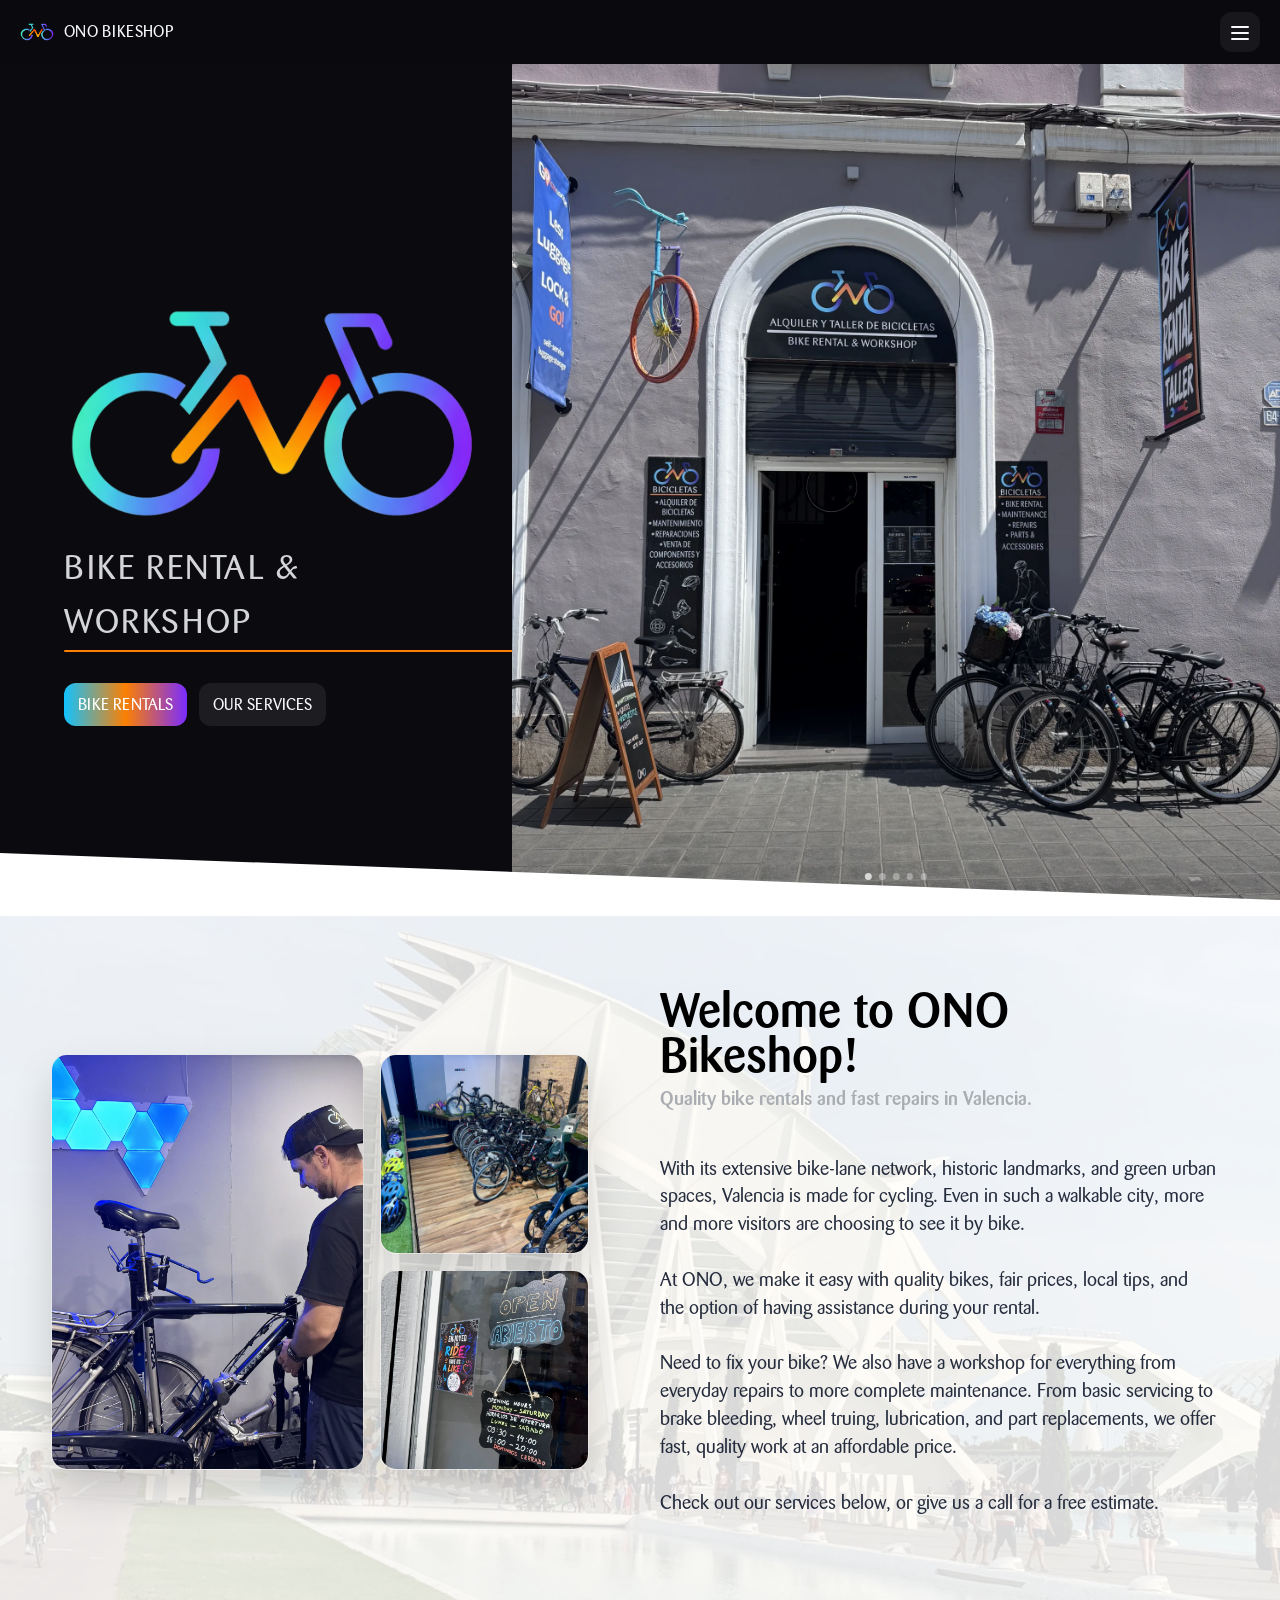
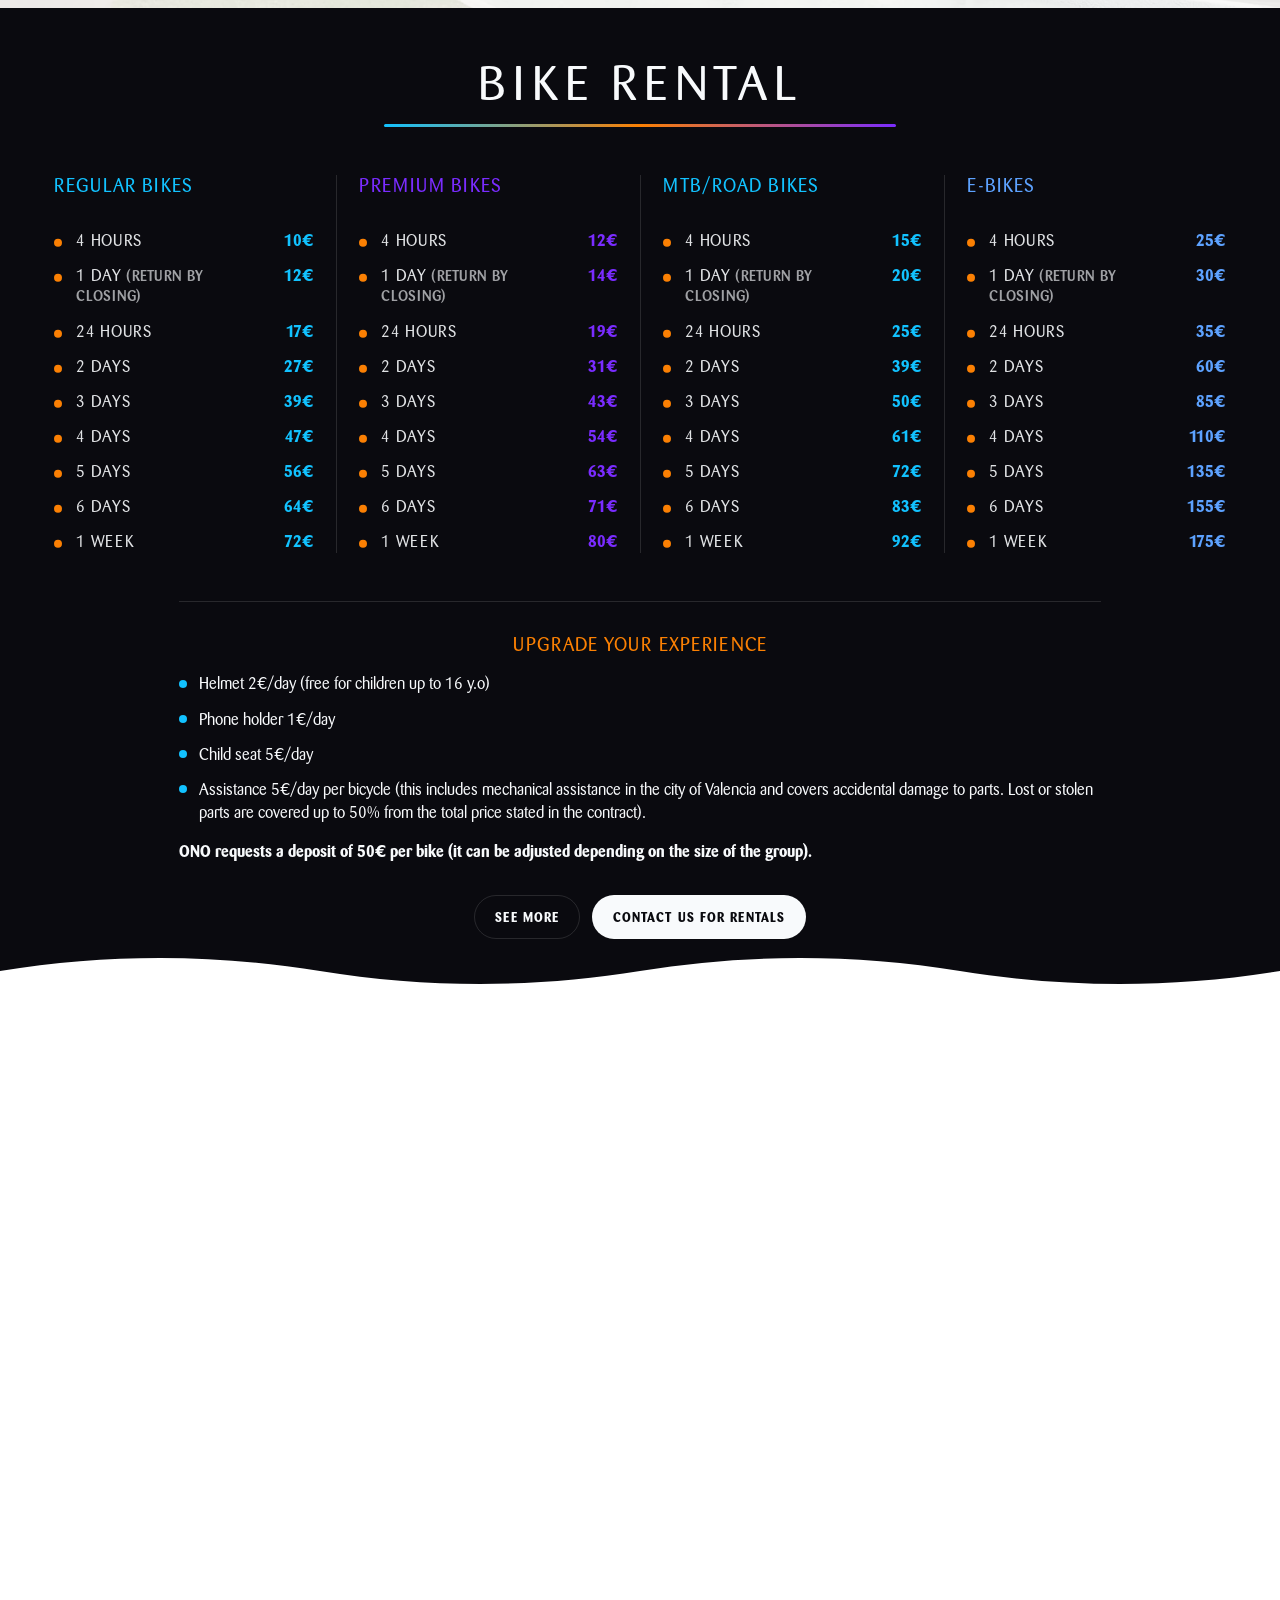
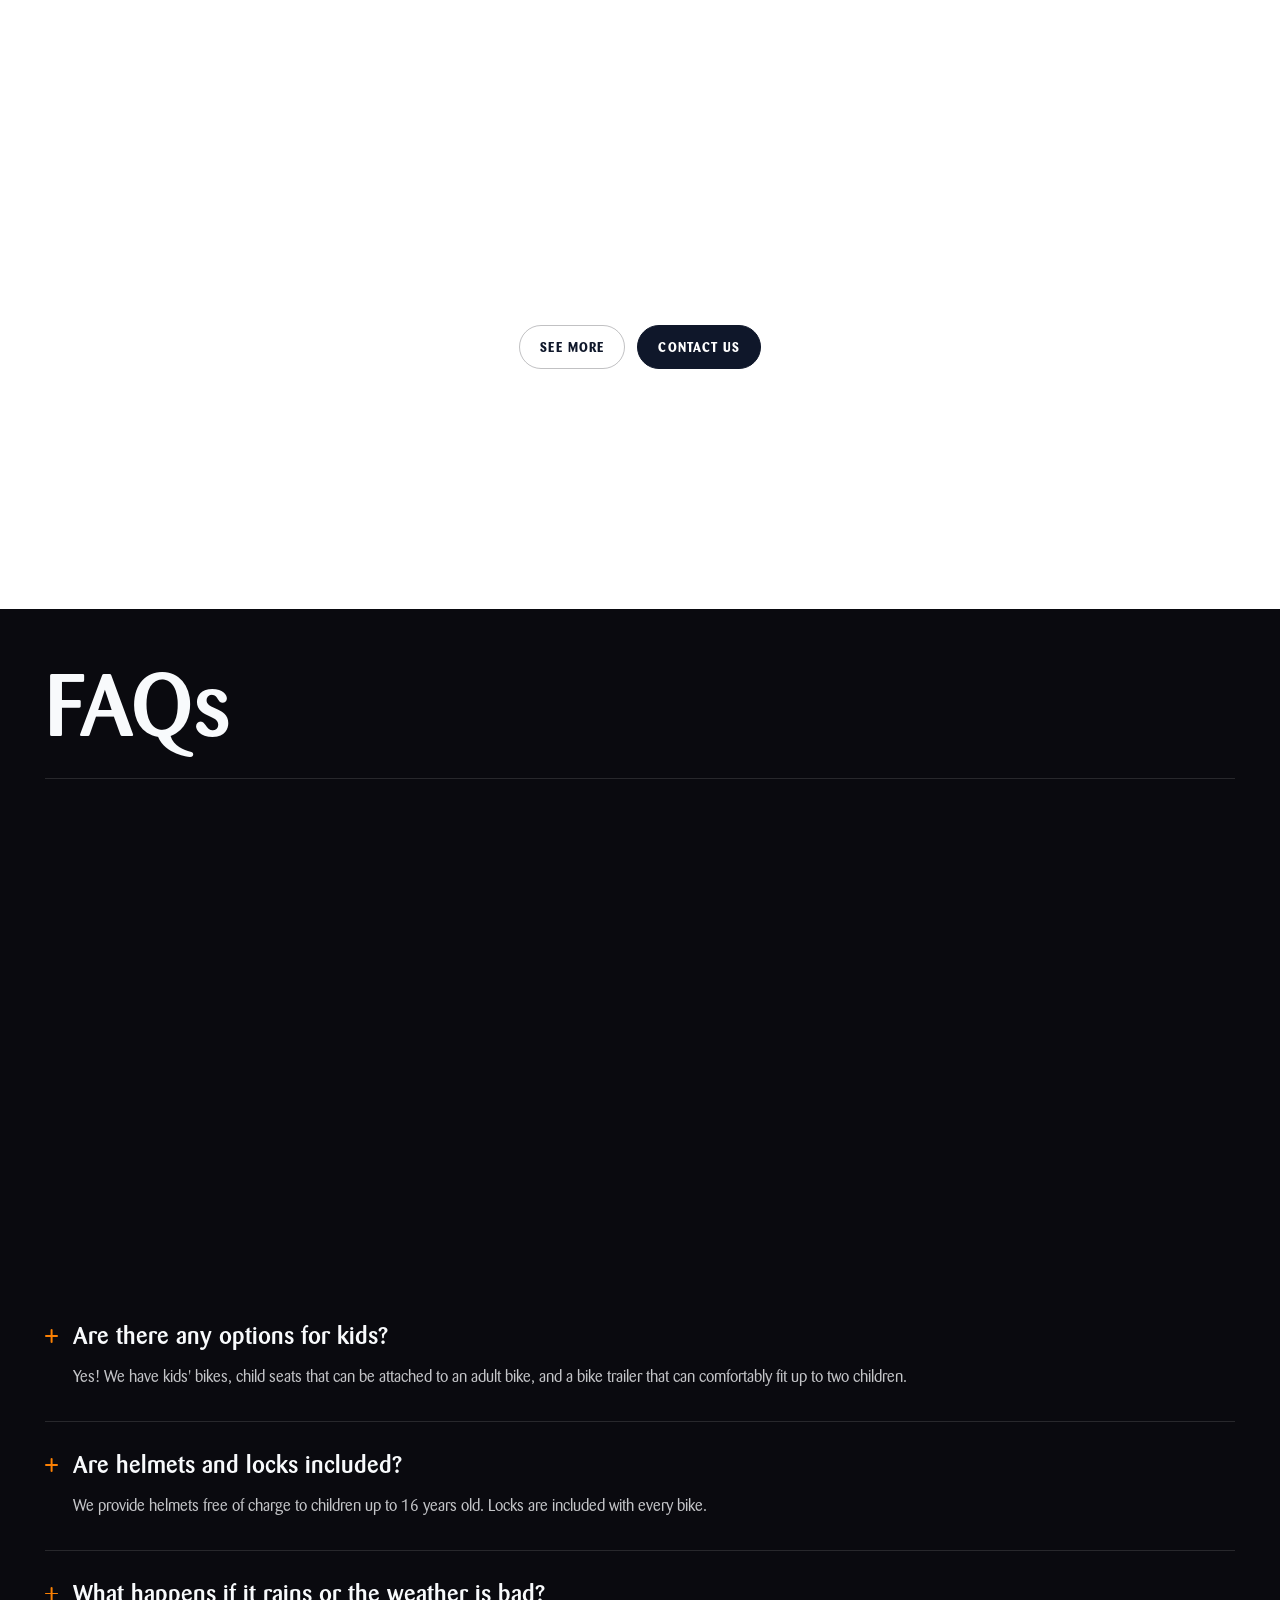
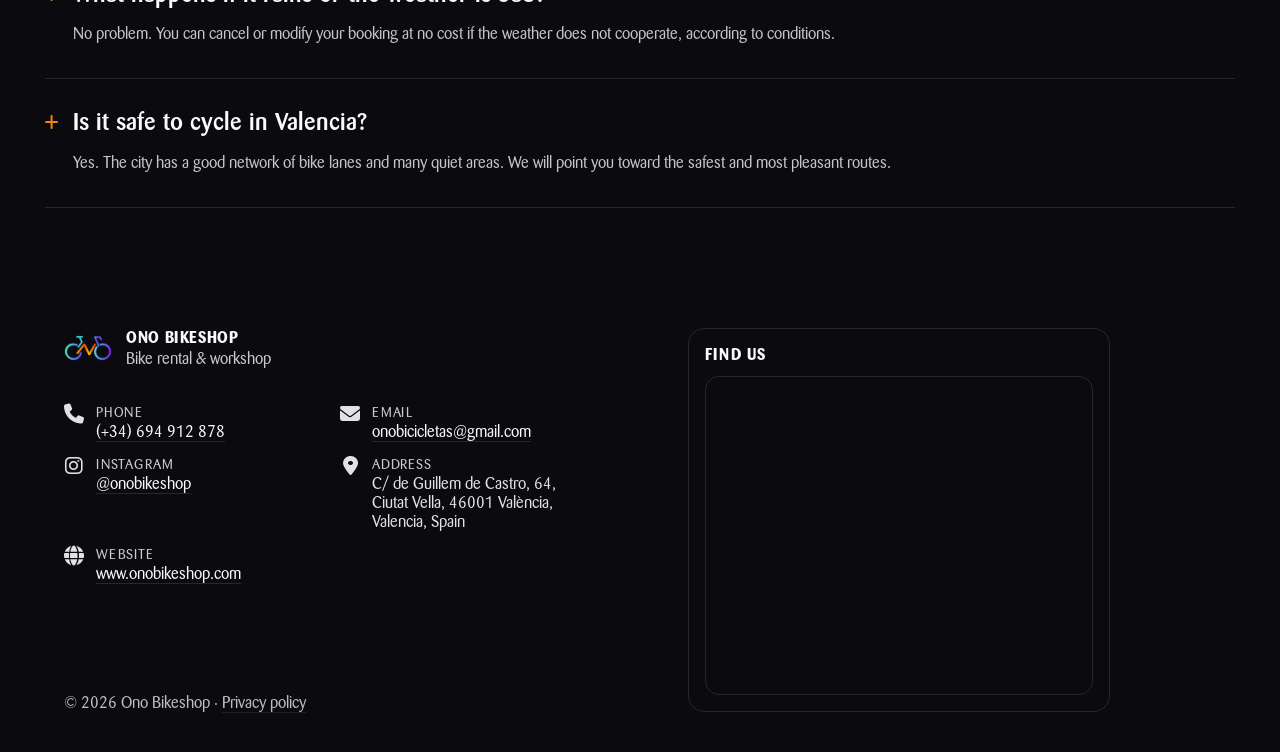
<file: index.html>
<!doctype html>
<html lang="en">
  <head>
    <meta charset="utf-8" />
    <meta name="viewport" content="width=device-width, initial-scale=1" />
    <title id="page-title" data-lang>Ono Bikeshop | Bike Rental, Bicycle Repair & Workshop in Valencia</title>
    <meta
      id="meta-description"
      name="description"
      content="Ono Bikeshop offers bike rentals, bicycle repair, and bike workshop services in Valencia, with maintenance, custom builds, restoration, and local cycling advice."
      data-lang
      data-lang-attr="content"
    />
    <meta
      id="meta-keywords"
      name="keywords"
      content="Ono Bikeshop, bike rental Valencia, bicycle rental Valencia, bike workshop Valencia, bicycle repair Valencia, bike maintenance Valencia, taller de bicicletas Valencia, reparacion bicicletas Valencia, taller de bicis Valencia, renta de bicicletas Valencia, alquiler de bicicletas Valencia"
      data-lang
      data-lang-attr="content"
    />
    <meta name="author" content="Ono Bikeshop" />
    <link rel="canonical" href="https://www.onobikeshop.com" />
    <meta id="og-title" property="og:title" content="Ono Bikeshop | Bike Rental, Bicycle Repair & Workshop in Valencia" data-lang data-lang-attr="content" />
    <meta
      id="og-description"
      property="og:description"
      content="Bike rentals, bicycle repair, and bike workshop services in Valencia from Ono Bikeshop, including maintenance, restoration, and local cycling advice."
      data-lang
      data-lang-attr="content"
    />
    <meta property="og:type" content="website" />
    <meta property="og:image" content="src/img/logo.png" />
    <meta name="twitter:card" content="summary" />
    <meta id="twitter-title" name="twitter:title" content="Ono Bikeshop | Bike Rental, Bicycle Repair & Workshop in Valencia" data-lang data-lang-attr="content" />
    <meta
      id="twitter-description"
      name="twitter:description"
      content="Bike rentals, bicycle repair, and bike workshop services in Valencia from Ono Bikeshop, including maintenance, restoration, and local cycling advice."
      data-lang
      data-lang-attr="content"
    />
    <meta name="twitter:image" content="src/img/logo.png" />
    <link id="logo" rel="icon" type="image/png" href="src/img/favicon.png" />
    <link rel="preload" href="src/fonts/barmeno/barmeno-regular-588ce228b68dd.otf" as="font" type="font/otf" crossorigin />
    <link rel="preload" href="src/fonts/barmeno/Barmeno Medium.otf" as="font" type="font/otf" crossorigin />
    <link
      rel="stylesheet"
      href="https://cdnjs.cloudflare.com/ajax/libs/font-awesome/6.5.2/css/all.min.css"
      referrerpolicy="no-referrer"
    />
    <link rel="stylesheet" href="styles/main.css" />
    <script type="application/ld+json">
      {
        "@context": "https://schema.org",
        "@type": "LocalBusiness",
        "name": "Ono Bikeshop",
        "url": "https://www.onobikeshop.com/",
        "image": "https://www.onobikeshop.com/src/img/logo.png",
        "telephone": "+34694912878",
        "email": "onobicicletas@gmail.com",
        "priceRange": "€",
        "address": {
          "@type": "PostalAddress",
          "streetAddress": "C/ de Guillem de Castro, 64",
          "addressLocality": "Valencia",
          "addressRegion": "Valencia",
          "postalCode": "46001",
          "addressCountry": "ES"
        },
        "areaServed": "Valencia",
        "sameAs": ["https://instagram.com/onobikeshop"],
        "hasOfferCatalog": {
          "@type": "OfferCatalog",
          "name": "Bike rental and workshop services",
          "itemListElement": [
            {
              "@type": "Offer",
              "itemOffered": {
                "@type": "Service",
                "name": "Bike rentals in Valencia"
              }
            },
            {
              "@type": "Offer",
              "itemOffered": {
                "@type": "Service",
                "name": "Bicycle repair in Valencia"
              }
            },
            {
              "@type": "Offer",
              "itemOffered": {
                "@type": "Service",
                "name": "Bike workshop and maintenance"
              }
            }
          ]
        }
      }
    </script>
  </head>
  <body>
	    <nav id="nav-primary-label" class="c-navbar" aria-label="Primary" data-lang data-lang-attr="aria-label">
	      <div class="c-navbar__inner">
	        <a class="c-navbar__brand" href="#main">
	          <img id="nav-logo-alt" class="c-navbar__logo" src="src/img/logo.png" alt="Ono Bikeshop logo" data-lang data-lang-attr="alt" />
	          <span class="c-navbar__brand-text">ONO BIKESHOP</span>
	        </a>
          <div class="c-navbar__panel" id="navbar-panel">
          <div class="c-navbar__nav" id="navbar-links">
	            <a id="nav-home" class="c-navbar__link" href="#main" data-lang>Home</a>
	            <a id="nav-services" class="c-navbar__link" href="services.html" data-lang>Services</a>
	            <a id="nav-rentals" class="c-navbar__link" href="rentals.html" data-lang>Rentals</a>
	            <a id="nav-about" class="c-navbar__link" href="about.html" data-lang>About</a>
	            <a id="nav-contact" class="c-navbar__link" href="contact.html" data-lang>Contact</a>
	          </div>
	          <div id="nav-contact-label" class="c-navbar__contact" aria-label="Quick contact" data-lang data-lang-attr="aria-label">
	            <a class="c-navbar__contact-link" href="tel:+34694912878"
	              ><i class="c-navbar__contact-icon fa-solid fa-phone" aria-hidden="true"></i>(+34) 694 912 878</a
	            >
	            <span class="c-navbar__sep" aria-hidden="true">•</span>
	            <a class="c-navbar__contact-link" href="mailto:onobicicletas@gmail.com"
	              ><i class="c-navbar__contact-icon fa-solid fa-envelope" aria-hidden="true"></i>onobicicletas@gmail.com</a
	            >
	            <span class="c-navbar__sep" aria-hidden="true">•</span>
	            <a class="c-navbar__contact-link" href="https://instagram.com/onobikeshop" target="_blank" rel="noreferrer"
	              ><i class="c-navbar__contact-icon fa-brands fa-instagram" aria-hidden="true"></i>@onobikeshop</a
	            >
              <span class="c-navbar__sep" aria-hidden="true">•</span>
              <span id="nav-lang-label" class="c-navbar__lang" aria-label="Language selection" data-lang data-lang-attr="aria-label">
                <a id='es' class="c-navbar__lang-link" href="#" aria-label="Spanish version" data-lang data-lang-attr="aria-label">🇪🇸</a>
                <a id='en' class="c-navbar__lang-link" href="#" aria-label="English version" data-lang data-lang-attr="aria-label">🇬🇧</a>
              </span>
	          </div>
	          </div>
          <button
            id="nav-toggle"
            class="c-navbar__toggle"
            type="button"
            aria-controls="navbar-panel"
            aria-expanded="false"
            aria-label="Open menu"
            data-lang
            data-lang-attr="aria-label"
          >
            <span class="c-navbar__toggle-line" aria-hidden="true"></span>
            <span class="c-navbar__toggle-line" aria-hidden="true"></span>
            <span class="c-navbar__toggle-line" aria-hidden="true"></span>
          </button>
	      </div>
	    </nav>

    <main>
      <section id="main" class="s-main">
        <div class="s-main__inner">
          <div class="s-main__grid">
            <div class="s-main__copy">
              <img id="hero-logo-alt" class="s-main__brand-logo" src="src/img/logo.png" alt="Ono Bikeshop" data-lang data-lang-attr="alt" />
              <h1 id="hero-title" class="s-main__seo-title" data-lang>Bike Rental and Workshop in Valencia</h1>
              <p id="hero-lead" class="s-main__lead" data-lang>BIKE RENTAL & WORKSHOP</p>
              <div class="s-main__divider" aria-hidden="true"></div>
              <div class="s-main__cta-row">
                  <a id="hero-cta-primary" class="s-main__cta s-main__cta--primary" href="rentals.html" data-lang>Bike rentals</a>
                <a id="hero-cta-secondary" class="s-main__cta s-main__cta--secondary" href="services.html" data-lang>Our services</a>
              </div>
            </div>
            <div class="s-main__media" data-carousel>
              <div id="hero-slides-label" class="s-main__slides" aria-label="Workshop photos" data-lang data-lang-attr="aria-label">
                <figure class="s-main__frame is-active">
                  <img id="hero-slide-1-alt" class="s-main__slide" src="src/img/fotos/hero6.webp" alt="Bicycle workshop" loading="lazy" data-lang data-lang-attr="alt" />
                </figure>
                <figure class="s-main__frame">
                  <img id="hero-slide-2-alt" class="s-main__slide" src="src/img/fotos/hero-b.webp" alt="Bicycle workshop" loading="lazy" data-lang data-lang-attr="alt" />
                </figure>
                <figure class="s-main__frame">
                  <img id="hero-slide-3-alt" class="s-main__slide" src="src/img/fotos/hero-c.webp" alt="Bicycle workshop" loading="lazy" data-lang data-lang-attr="alt" />
                </figure>
                <figure class="s-main__frame">
                  <img id="hero-slide-4-alt" class="s-main__slide" src="src/img/fotos/hero7.webp" alt="Bicycle workshop" loading="lazy" data-lang data-lang-attr="alt" />
                </figure>
                <figure class="s-main__frame">
                  <img id="hero-slide-5-alt" class="s-main__slide" src="src/img/fotos/hero-d.webp" alt="Bicycle workshop" loading="lazy" data-lang data-lang-attr="alt" />
                </figure>
              </div>
              <div class="s-main__dots" aria-label="Choose photo">
                <button class="s-main__dot is-active" type="button" aria-label="Show photo 1" aria-current="true" data-carousel-dot></button>
                <button class="s-main__dot" type="button" aria-label="Show photo 2" data-carousel-dot></button>
                <button class="s-main__dot" type="button" aria-label="Show photo 3" data-carousel-dot></button>
                <button class="s-main__dot" type="button" aria-label="Show photo 4" data-carousel-dot></button>
                <button class="s-main__dot" type="button" aria-label="Show photo 5" data-carousel-dot></button>
              </div>
            </div>
          </div>
        </div>
      </section>

      <section id="about" class="s-about">
        <div class="s-about__grid">
          <div id="about-media-label" class="s-about__media reveal-right" data-reveal aria-label="Workshop photos" data-lang data-lang-attr="aria-label">
            <div class="s-about__collage" aria-hidden="true">
              <div class="s-about__tile s-about__tile--hero">
                <img id="about-photo-1-alt" class="s-about__photo" src="src/img/fotos/about-a.webp" alt="Ono Bikeshop bicycle workshop in Valencia" loading="lazy" data-lang data-lang-attr="alt" />
              </div>
              <div class="s-about__side">
                <div class="s-about__tile s-about__tile--small">
                  <img id="about-photo-2-alt" class="s-about__photo" src="src/img/fotos/cascos.webp" alt="Bike helmets available at Ono Bikeshop" loading="lazy" data-lang data-lang-attr="alt" />
                </div>
                <div class="s-about__tile s-about__tile--small">
                  <img id="about-photo-3-alt" class="s-about__photo" src="src/img/fotos/about-c.webp" alt="Bicycles and accessories at Ono Bikeshop Valencia" loading="lazy" data-lang data-lang-attr="alt" />
                </div>
              </div>
            </div>
          </div>
          <div class="s-about__copy reveal-up" data-reveal>
            <div class="s-about__promo">
              <strong id="about-promo-title" class="s-about__promo-title" data-lang>We are open!</strong>
              <span id="about-promo-body" class="s-about__promo-body" data-lang>Promos on premium services and bike rentals</span>
            </div>
            <p id="lang-1" data-lang>
              Valencia is one of Spain's most bike-friendly cities. With its extensive network of bike lanes, green spaces,
              beach routes, and mild Mediterranean climate, it's easy to see why more and more visitors choose to explore
              the city by bike.

              At ONO, we make it easy with quality bikes, fair prices, local tips, and the option of having assistance during your rental.

              Need to fix your bike? We also have a workshop for everything from everyday repairs to more complete maintenance.
              From basic servicing to brake bleeding, wheel truing, lubrication, and part replacements, we offer fast, quality
              work at an affordable price.

              Check out our services below, or give us a call for a free estimate.
            </p>
          </div>
        </div>
      </section>

      <section id="rental" class="s-rental" data-reveal>
        <h2 id="rental-title" class="l-section-title" data-lang>Bike Rental</h2>
        <div class="s-rental__divider" aria-hidden="true"></div>
        <div class="s-rental__inner">
          <div class="s-rental__cards">
            <div class="s-rental__card">
              <h3 id="rental-regular-title" class="s-rental__card-title" data-lang>Regular bikes</h3>
              <ul class="s-rental__list">
                <li class="s-rental__item">
                  <span class="s-rental__dot" aria-hidden="true"></span>
                  <span id="rental-regular-4h" class="s-rental__label" data-lang>4 hours</span>
                  <span id="rental-regular-4h-price" class="s-rental__price" data-lang>8€</span>
                </li>
                <li class="s-rental__item">
                  <span class="s-rental__dot" aria-hidden="true"></span>
                  <span class="s-rental__label"><span id="rental-regular-1d" data-lang>1 day</span> <span id="rental-regular-return" class="s-rental__note" data-lang>(return by closing)</span></span>
                  <span id="rental-regular-1d-price" class="s-rental__price" data-lang>10€</span>
                </li>
                <li class="s-rental__item">
                  <span class="s-rental__dot" aria-hidden="true"></span>
                  <span id="rental-regular-24h" class="s-rental__label" data-lang>24 hours</span>
                  <span id="rental-regular-24h-price" class="s-rental__price" data-lang>14€</span>
                </li>
                <li class="s-rental__item">
                  <span class="s-rental__dot" aria-hidden="true"></span>
                  <span id="rental-regular-2d" class="s-rental__label" data-lang>2 days</span>
                  <span id="rental-regular-2d-price" class="s-rental__price" data-lang>22€</span>
                </li>
                <li class="s-rental__item">
                  <span class="s-rental__dot" aria-hidden="true"></span>
                  <span id="rental-regular-3d" class="s-rental__label" data-lang>3 days</span>
                  <span id="rental-regular-3d-price" class="s-rental__price" data-lang>30€</span>
                </li>
                <li class="s-rental__item">
                  <span class="s-rental__dot" aria-hidden="true"></span>
                  <span id="rental-regular-4d" class="s-rental__label" data-lang>4 days</span>
                  <span id="rental-regular-4d-price" class="s-rental__price" data-lang>38€</span>
                </li>
                <li class="s-rental__item">
                  <span class="s-rental__dot" aria-hidden="true"></span>
                  <span id="rental-regular-5d" class="s-rental__label" data-lang>5 days</span>
                  <span id="rental-regular-5d-price" class="s-rental__price" data-lang>46€</span>
                </li>
                <li class="s-rental__item">
                  <span class="s-rental__dot" aria-hidden="true"></span>
                  <span id="rental-regular-6d" class="s-rental__label" data-lang>6 days</span>
                  <span id="rental-regular-6d-price" class="s-rental__price" data-lang>54€</span>
                </li>
                <li class="s-rental__item">
                  <span class="s-rental__dot" aria-hidden="true"></span>
                  <span id="rental-regular-week" class="s-rental__label" data-lang>1 week</span>
                  <span id="rental-regular-week-price" class="s-rental__price" data-lang>62€</span>
                </li>
              </ul>
            </div>

            <div class="s-rental__card s-rental__card--premium">
              <h3 id="rental-premium-title" class="s-rental__card-title" data-lang>Premium bikes</h3>
              <ul class="s-rental__list">
                <li class="s-rental__item">
                  <span class="s-rental__dot" aria-hidden="true"></span>
                  <span id="rental-premium-4h" class="s-rental__label" data-lang>4 hours</span>
                  <span id="rental-premium-4h-price" class="s-rental__price" data-lang>10€</span>
                </li>
                <li class="s-rental__item">
                  <span class="s-rental__dot" aria-hidden="true"></span>
                  <span class="s-rental__label"><span id="rental-premium-1d" data-lang>1 day</span> <span id="rental-premium-return" class="s-rental__note" data-lang>(return by closing)</span></span>
                  <span id="rental-premium-1d-price" class="s-rental__price" data-lang>12€</span>
                </li>
                <li class="s-rental__item">
                  <span class="s-rental__dot" aria-hidden="true"></span>
                  <span id="rental-premium-24h" class="s-rental__label" data-lang>24 hours</span>
                  <span id="rental-premium-24h-price" class="s-rental__price" data-lang>17€</span>
                </li>
                <li class="s-rental__item">
                  <span class="s-rental__dot" aria-hidden="true"></span>
                  <span id="rental-premium-2d" class="s-rental__label" data-lang>2 days</span>
                  <span id="rental-premium-2d-price" class="s-rental__price" data-lang>26€</span>
                </li>
                <li class="s-rental__item">
                  <span class="s-rental__dot" aria-hidden="true"></span>
                  <span id="rental-premium-3d" class="s-rental__label" data-lang>3 days</span>
                  <span id="rental-premium-3d-price" class="s-rental__price" data-lang>35€</span>
                </li>
                <li class="s-rental__item">
                  <span class="s-rental__dot" aria-hidden="true"></span>
                  <span id="rental-premium-4d" class="s-rental__label" data-lang>4 days</span>
                  <span id="rental-premium-4d-price" class="s-rental__price" data-lang>44€</span>
                </li>
                <li class="s-rental__item">
                  <span class="s-rental__dot" aria-hidden="true"></span>
                  <span id="rental-premium-5d" class="s-rental__label" data-lang>5 days</span>
                  <span id="rental-premium-5d-price" class="s-rental__price" data-lang>53€</span>
                </li>
                <li class="s-rental__item">
                  <span class="s-rental__dot" aria-hidden="true"></span>
                  <span id="rental-premium-6d" class="s-rental__label" data-lang>6 days</span>
                  <span id="rental-premium-6d-price" class="s-rental__price" data-lang>62€</span>
                </li>
                <li class="s-rental__item">
                  <span class="s-rental__dot" aria-hidden="true"></span>
                  <span id="rental-premium-week" class="s-rental__label" data-lang>1 week</span>
                  <span id="rental-premium-week-price" class="s-rental__price" data-lang>70€</span>
                </li>
              </ul>
            </div>

            <div class="s-rental__card s-rental__card--mtb">
              <h3 id="rental-mtb-title" class="s-rental__card-title" data-lang>MTB/Road bikes</h3>
              <ul class="s-rental__list">
                <li class="s-rental__item">
                  <span class="s-rental__dot" aria-hidden="true"></span>
                  <span id="rental-mtb-4h" class="s-rental__label" data-lang>4 hours</span>
                  <span id="rental-mtb-4h-price" class="s-rental__price" data-lang>15€</span>
                </li>
                <li class="s-rental__item">
                  <span class="s-rental__dot" aria-hidden="true"></span>
                  <span class="s-rental__label"><span id="rental-mtb-1d" data-lang>1 day</span> <span id="rental-mtb-return" class="s-rental__note" data-lang>(return by closing)</span></span>
                  <span id="rental-mtb-1d-price" class="s-rental__price" data-lang>20€</span>
                </li>
                <li class="s-rental__item">
                  <span class="s-rental__dot" aria-hidden="true"></span>
                  <span id="rental-mtb-24h" class="s-rental__label" data-lang>24 hours</span>
                  <span id="rental-mtb-24h-price" class="s-rental__price" data-lang>25€</span>
                </li>
                <li class="s-rental__item">
                  <span class="s-rental__dot" aria-hidden="true"></span>
                  <span id="rental-mtb-2d" class="s-rental__label" data-lang>2 days</span>
                  <span id="rental-mtb-2d-price" class="s-rental__price" data-lang>39€</span>
                </li>
                <li class="s-rental__item">
                  <span class="s-rental__dot" aria-hidden="true"></span>
                  <span id="rental-mtb-3d" class="s-rental__label" data-lang>3 days</span>
                  <span id="rental-mtb-3d-price" class="s-rental__price" data-lang>50€</span>
                </li>
                <li class="s-rental__item">
                  <span class="s-rental__dot" aria-hidden="true"></span>
                  <span id="rental-mtb-4d" class="s-rental__label" data-lang>4 days</span>
                  <span id="rental-mtb-4d-price" class="s-rental__price" data-lang>61€</span>
                </li>
                <li class="s-rental__item">
                  <span class="s-rental__dot" aria-hidden="true"></span>
                  <span id="rental-mtb-5d" class="s-rental__label" data-lang>5 days</span>
                  <span id="rental-mtb-5d-price" class="s-rental__price" data-lang>72€</span>
                </li>
                <li class="s-rental__item">
                  <span class="s-rental__dot" aria-hidden="true"></span>
                  <span id="rental-mtb-6d" class="s-rental__label" data-lang>6 days</span>
                  <span id="rental-mtb-6d-price" class="s-rental__price" data-lang>83€</span>
                </li>
                <li class="s-rental__item">
                  <span class="s-rental__dot" aria-hidden="true"></span>
                  <span id="rental-mtb-week" class="s-rental__label" data-lang>1 week</span>
                  <span id="rental-mtb-week-price" class="s-rental__price" data-lang>92€</span>
                </li>
              </ul>
            </div>

            <div class="s-rental__card s-rental__card--ebike">
              <h3 id="rental-ebike-title" class="s-rental__card-title" data-lang>E-Bikes</h3>
              <ul class="s-rental__list">
                <li class="s-rental__item">
                  <span class="s-rental__dot" aria-hidden="true"></span>
                  <span id="rental-ebike-4h" class="s-rental__label" data-lang>4 hours</span>
                  <span id="rental-ebike-4h-price" class="s-rental__price" data-lang>25€</span>
                </li>
                <li class="s-rental__item">
                  <span class="s-rental__dot" aria-hidden="true"></span>
                  <span class="s-rental__label"><span id="rental-ebike-1d" data-lang>1 day</span> <span id="rental-ebike-return" class="s-rental__note" data-lang>(return by closing)</span></span>
                  <span id="rental-ebike-1d-price" class="s-rental__price" data-lang>30€</span>
                </li>
                <li class="s-rental__item">
                  <span class="s-rental__dot" aria-hidden="true"></span>
                  <span id="rental-ebike-24h" class="s-rental__label" data-lang>24 hours</span>
                  <span id="rental-ebike-24h-price" class="s-rental__price" data-lang>35€</span>
                </li>
                <li class="s-rental__item">
                  <span class="s-rental__dot" aria-hidden="true"></span>
                  <span id="rental-ebike-2d" class="s-rental__label" data-lang>2 days</span>
                  <span id="rental-ebike-2d-price" class="s-rental__price" data-lang>60€</span>
                </li>
                <li class="s-rental__item">
                  <span class="s-rental__dot" aria-hidden="true"></span>
                  <span id="rental-ebike-3d" class="s-rental__label" data-lang>3 days</span>
                  <span id="rental-ebike-3d-price" class="s-rental__price" data-lang>85€</span>
                </li>
                <li class="s-rental__item">
                  <span class="s-rental__dot" aria-hidden="true"></span>
                  <span id="rental-ebike-4d" class="s-rental__label" data-lang>4 days</span>
                  <span id="rental-ebike-4d-price" class="s-rental__price" data-lang>110€</span>
                </li>
                <li class="s-rental__item">
                  <span class="s-rental__dot" aria-hidden="true"></span>
                  <span id="rental-ebike-5d" class="s-rental__label" data-lang>5 days</span>
                  <span id="rental-ebike-5d-price" class="s-rental__price" data-lang>135€</span>
                </li>
                <li class="s-rental__item">
                  <span class="s-rental__dot" aria-hidden="true"></span>
                  <span id="rental-ebike-6d" class="s-rental__label" data-lang>6 days</span>
                  <span id="rental-ebike-6d-price" class="s-rental__price" data-lang>155€</span>
                </li>
                <li class="s-rental__item">
                  <span class="s-rental__dot" aria-hidden="true"></span>
                  <span id="rental-ebike-week" class="s-rental__label" data-lang>1 week</span>
                  <span id="rental-ebike-week-price" class="s-rental__price" data-lang>175€</span>
                </li>
              </ul>
            </div>
          </div>

          <div class="s-rental-upgrades">
            <h3 id="rental-upgrades-title" class="s-rental-upgrades__title" data-lang>Upgrade your experience</h3>
            <ul class="s-rental-upgrades__list">
              <li>
                <span class="s-rental-upgrades__dot" aria-hidden="true"></span>
                <span id="rental-upgrade-helmet" data-lang>Helmet 2€/day (free for children up to 16 y.o)</span>
              </li>
              <li>
                <span class="s-rental-upgrades__dot" aria-hidden="true"></span>
                <span id="rental-upgrade-phone" data-lang>Phone holder 1€/day</span>
              </li>
              <li>
                <span class="s-rental-upgrades__dot" aria-hidden="true"></span>
                <span id="rental-upgrade-child-seat" data-lang>Child seat 5€/day</span>
              </li>
              <li>
                <span class="s-rental-upgrades__dot" aria-hidden="true"></span>
                <span id="rental-upgrade-assistance" data-lang>Assistance 5€/day per bicycle (this includes mechanical assistance in the city of Valencia and covers accidental damage to parts. Lost or stolen parts are covered up to 50% from the total price stated in the contract).</span>
              </li>
            </ul>
            <p id="rental-deposit-note" class="s-rental-upgrades__deposit" data-lang>ONO requests a deposit of 50€ per bike (it can be adjusted depending on the size of the group).</p>
          </div>

          <div class="s-rental__actions">
            <a id="rental-see-more" class="s-rental__more" href="rentals.html" data-lang>See more</a>
            <a id="rental-call" class="s-rental__more s-rental__more--primary" href="contact.html" data-lang>Contact us for rentals</a>
          </div>

        </div>
      </section>


      <section id="services" class="s-services" data-reveal>
        <h2 id="services-title" class="l-section-title" data-lang>Services</h2>
        <div class="s-services__divider" aria-hidden="true"></div>
        <div class="s-services__inner">
          <div class="s-services__grid">
            <div class="s-services__card" data-reveal>
              <div class="s-services__card-head">
                <h3 id="service-inspection-title" class="s-services__card-title" data-lang>Inspection</h3>
                <span id="service-inspection-price" class="s-services__card-price" data-lang>from 5€</span>
              </div>
              <p id="service-inspection-body" class="s-services__card-body" data-lang>Fast checks for safety, comfort, and small adjustments before your next ride.</p>
              <img id="service-inspection-alt" class="s-services__card-img" src="src/img/fotos/service-a.webp" alt="Inspection" loading="lazy" data-lang data-lang-attr="alt" />
            </div>
            <div class="s-services__card" data-reveal>
              <div class="s-services__card-head">
                <h3 id="service-basic-title" class="s-services__card-title" data-lang>Basic maintenance</h3>
                <span id="service-basic-price" class="s-services__card-price" data-lang>from 29€</span>
              </div>
              <p id="service-basic-body" class="s-services__card-body" data-lang>Essential maintenance for everyday bikes, including gears, brakes, bolts, and wheel truing.</p>
              <img id="service-basic-alt" class="s-services__card-img" src="src/img/fotos/service-b.webp" alt="Basic maintenance" loading="lazy" data-lang data-lang-attr="alt" />
            </div>
            <div class="s-services__card" data-reveal>
              <div class="s-services__card-head">
                <h3 id="service-premium-title" class="s-services__card-title" data-lang>Premium maintenance</h3>
                <span id="service-premium-price" class="s-services__card-price" data-lang>from 59€ / 79€</span>
              </div>
              <p id="service-premium-body" class="s-services__card-body" data-lang>General and premium tune-ups for bikes that need a deeper clean, adjustment, and lubrication.</p>
              <img id="service-premium-alt" class="s-services__card-img" src="src/img/fotos/service-c.webp" alt="Premium maintenance" loading="lazy" data-lang data-lang-attr="alt" />
            </div>
            <div class="s-services__card" data-reveal>
              <div class="s-services__card-head">
                <h3 id="service-parts-title" class="s-services__card-title" data-lang>Per-part services</h3>
                <span id="service-parts-price" class="s-services__card-price" data-lang>from 1€</span>
              </div>
              <p id="service-parts-body" class="s-services__card-body" data-lang>
                Targeted workshop jobs for wheels, brakes, drivetrain, headset, bottom bracket, and chain.
              </p>
              <img id="service-parts-alt" class="s-services__card-img" src="src/img/fotos/service-d.webp" alt="Per-part services" loading="lazy" data-lang data-lang-attr="alt" />
            </div>
            <div class="s-services__card" data-reveal>
              <div class="s-services__card-head">
                <h3 id="service-custom-title" class="s-services__card-title" data-lang>Custom builds</h3>
                <span id="service-custom-price" class="s-services__card-price" data-lang></span>
              </div>
              <p id="service-custom-body" class="s-services__card-body" data-lang>Parts fitted, replaced, and sourced for custom upgrades or practical everyday fixes.</p>
              <img id="service-custom-alt" class="s-services__card-img" src="src/img/fotos/service-e.webp" alt="Custom builds" loading="lazy" data-lang data-lang-attr="alt" />
            </div>
            <div class="s-services__card" data-reveal>
              <div class="s-services__card-head">
                <h3 id="service-restoration-title" class="s-services__card-title" data-lang>Restoration + detailing</h3>
                <span id="service-restoration-price" class="s-services__card-price" data-lang>from 25€</span>
              </div>
              <p id="service-restoration-body" class="s-services__card-body" data-lang>Detailing, fork care, and deeper maintenance for older bikes that deserve a second life.</p>
              <img id="service-restoration-alt" class="s-services__card-img" src="src/img/fotos/service-f.webp" alt="Restoration and detailing" loading="lazy" data-lang data-lang-attr="alt" />
            </div>
          </div>
          <div class="s-services__actions">
            <a id="services-see-more" class="s-services__more" href="services.html" data-lang>See more</a>
            <a id="services-call" class="s-services__more s-services__more--primary" href="contact.html" data-lang>Contact us</a>
          </div>
        </div>
      </section>

      <section id="faq" class="s-faq" data-reveal>
        <div class="s-faq__inner">
          <div class="s-faq__head">
            <h2 id="faq-title" class="s-faq__title" data-lang>Frequently asked questions</h2>
          </div>
          <div class="s-faq__list">
            <div class="s-faq__item" data-reveal>
              <h3 id="faq-reserve-q" data-lang>Do I need to book in advance?</h3>
              <p id="faq-reserve-a" data-lang>
                We recommend it, especially on weekends, holidays, and during high season in spring and summer. Still, we always help walk-ins whenever we have availability.
              </p>
            </div>
            <div class="s-faq__item" data-reveal>
              <h3 id="faq-days-q" data-lang>Can I rent for several days?</h3>
              <p id="faq-days-a" data-lang>Yes. We offer attractive discounts for rentals of 2, 3, or more days.</p>
            </div>
            <div class="s-faq__item" data-reveal>
              <h3 id="faq-routes-q" data-lang>Can I get route recommendations?</h3>
              <p id="faq-routes-a" data-lang>
                Of course. We love sharing our favorite routes and local tips so you can discover Valencia like a local.
              </p>
            </div>
            <div class="s-faq__item" data-reveal>
              <h3 id="faq-bikes-q" data-lang>What type of bikes do you have?</h3>
              <p id="faq-bikes-a" data-lang>
                We have comfortable, well-maintained city bikes in different sizes, ideal for adults and families, including options for children. We also have mountain bikes, road bikes and hybrid bikes.
              </p>
            </div>
            <div class="s-faq__item" data-reveal>
              <h3 id="faq-kids-q" data-lang>Are there any options for kids?</h3>
              <p id="faq-kids-a" data-lang>
                Yes! We have kids' bikes, child seats that can be attached to an adult bike, and a bike trailer that can comfortably fit up to two children.
              </p>
            </div>
            <div class="s-faq__item" data-reveal>
              <h3 id="faq-accessories-q" data-lang>Are helmets and locks included?</h3>
              <p id="faq-accessories-a" data-lang>We provide helmets free of charge to children up to 16 years old. Locks are included with every bike.</p>
            </div>
            <div class="s-faq__item" data-reveal>
              <h3 id="faq-weather-q" data-lang>What happens if it rains or the weather is bad?</h3>
              <p id="faq-weather-a" data-lang>
                No problem. You can cancel or modify your booking at no cost if the weather does not cooperate, according to conditions.
              </p>
            </div>
            <div class="s-faq__item" data-reveal>
              <h3 id="faq-safe-q" data-lang>Is it safe to cycle in Valencia?</h3>
              <p id="faq-safe-a" data-lang>
                Yes. The city has a good network of bike lanes and many quiet areas. We will point you toward the safest and most pleasant routes.
              </p>
            </div>
          </div>
        </div>
      </section>

    </main>
	    <footer id="contact" class="c-footer">
	      <div class="c-footer__inner">
	        <div class="c-footer__grid">
	          <div class="c-footer__left">
	            <div class="c-footer__brand-row">
	              <img id="footer-logo-alt" class="c-footer__logo" src="src/img/logo.png" alt="Ono Bikeshop logo" data-lang data-lang-attr="alt" />
	              <div>
	                <div class="c-footer__brand">Ono Bikeshop</div>
	                <div id="footer-tagline" class="c-footer__tag" data-lang>Bike rental & workshop</div>
	              </div>
	            </div>

	            <div id="footer-contact-label" class="c-footer__contact" aria-label="Contact" data-lang data-lang-attr="aria-label">
	              <div class="c-footer__row">
	                <i class="c-footer__icon fa-solid fa-phone" aria-hidden="true"></i>
	                <div class="c-footer__row-text">
	                  <div id="footer-phone-label" class="c-footer__label" data-lang>Phone</div>
	                  <a class="c-footer__link" href="tel:+34694912878">(+34) 694 912 878</a>
	                </div>
	              </div>

	              <div class="c-footer__row">
	                <i class="c-footer__icon fa-solid fa-envelope" aria-hidden="true"></i>
	                <div class="c-footer__row-text">
	                  <div id="footer-email-label" class="c-footer__label" data-lang>Email</div>
	                  <a class="c-footer__link" href="mailto:onobicicletas@gmail.com">onobicicletas@gmail.com</a>
	                </div>
	              </div>

	              <div class="c-footer__row">
	                <i class="c-footer__icon fa-brands fa-instagram" aria-hidden="true"></i>
	                <div class="c-footer__row-text">
	                  <div id="footer-instagram-label" class="c-footer__label" data-lang>Instagram</div>
	                  <a class="c-footer__link" href="https://instagram.com/onobikeshop" target="_blank" rel="noreferrer"
	                    >@onobikeshop</a
	                  >
	                </div>
	              </div>

	              <div class="c-footer__row">
	                <i class="c-footer__icon fa-solid fa-location-dot" aria-hidden="true"></i>
	                <div class="c-footer__row-text">
	                  <div id="footer-address-label" class="c-footer__label" data-lang>Address</div>
	                  <span id="footer-address" class="c-footer__addr" data-lang
	                    >C/ de Guillem de Castro, 64, Ciutat Vella, 46001 València, Valencia, Spain</span
	                  >
	                </div>
	              </div>

	              <div class="c-footer__row">
	                <i class="c-footer__icon fa-solid fa-globe" aria-hidden="true"></i>
	                <div class="c-footer__row-text">
	                  <div id="footer-website-label" class="c-footer__label" data-lang>Website</div>
	                  <a class="c-footer__link" href="https://www.onobikeshop.com" target="_blank" rel="noreferrer"
	                    >www.onobikeshop.com</a
	                  >
	                </div>
	              </div>
	            </div>

	            <div class="c-footer__meta">© <span data-year></span> Ono Bikeshop · <a id="footer-privacy-link" class="c-footer__link" href="privacy.html" data-lang>Privacy policy</a></div>
	          </div>

	          <div id="footer-map-label" class="c-footer__right" aria-label="Map placeholder" data-lang data-lang-attr="aria-label">
	            <div class="c-footer__map">
	              <div id="footer-map-title" class="c-footer__map-title" data-lang>Find us</div>
	              <div id="footer-map-box" class="c-footer__map-box">
	                <iframe
	                  title="Ono Bikeshop location on Google Maps"
	                  src="https://www.google.com/maps?q=C%2F%20de%20Guillem%20de%20Castro%2C%2064%2C%20Valencia%2C%20Spain&output=embed"
	                  loading="lazy"
	                  referrerpolicy="no-referrer-when-downgrade"
	                ></iframe>
	              </div>
	            </div>
	          </div>
	        </div>
	      </div>
	    </footer>

	    <script src="scripts/carousel.js"></script>
	    <script src="scripts/reveal.js"></script>
	    <script src="scripts/navbar.js"></script>
       <script src="scripts/lang.js"></script>
	    <script>
	      const yearNodes = document.querySelectorAll("[data-year]");
	      const year = String(new Date().getFullYear());
	      for (const node of yearNodes) node.textContent = year;
	    </script>
	  </body>
	</html>
</file>
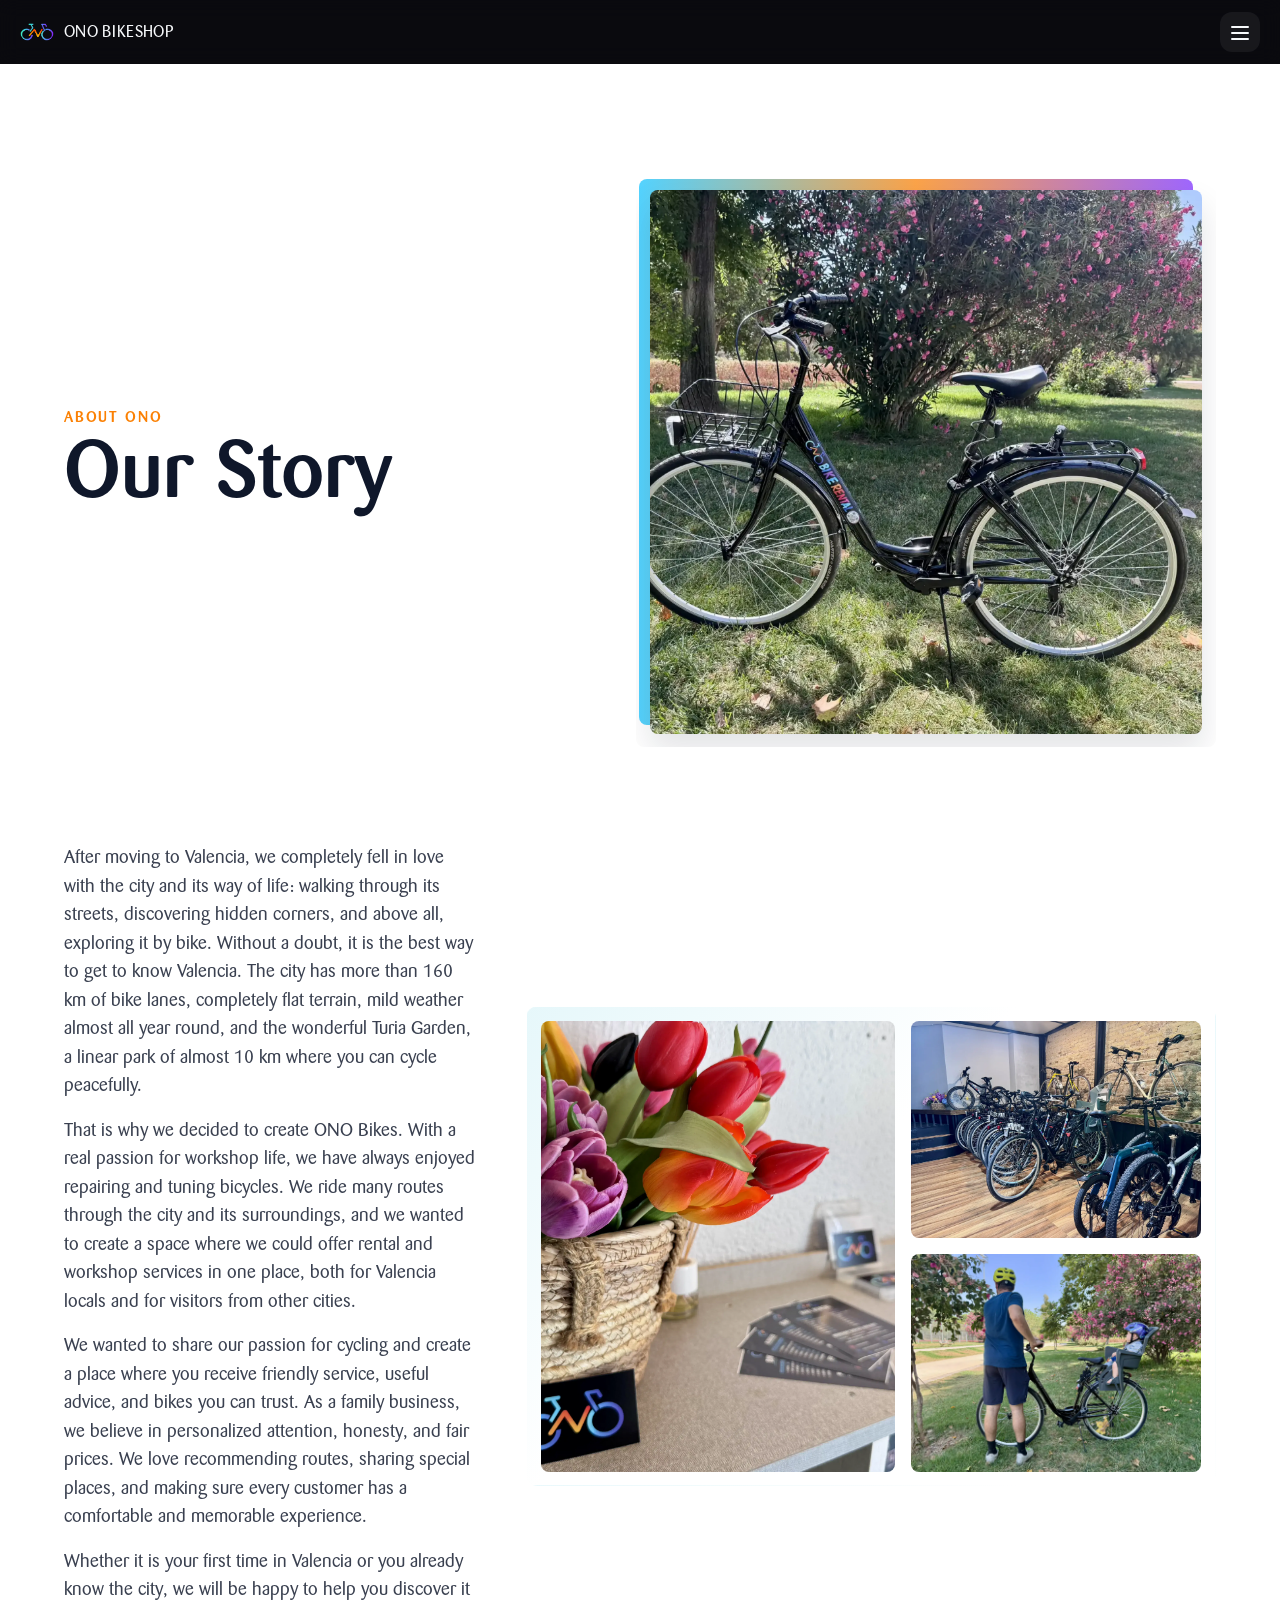
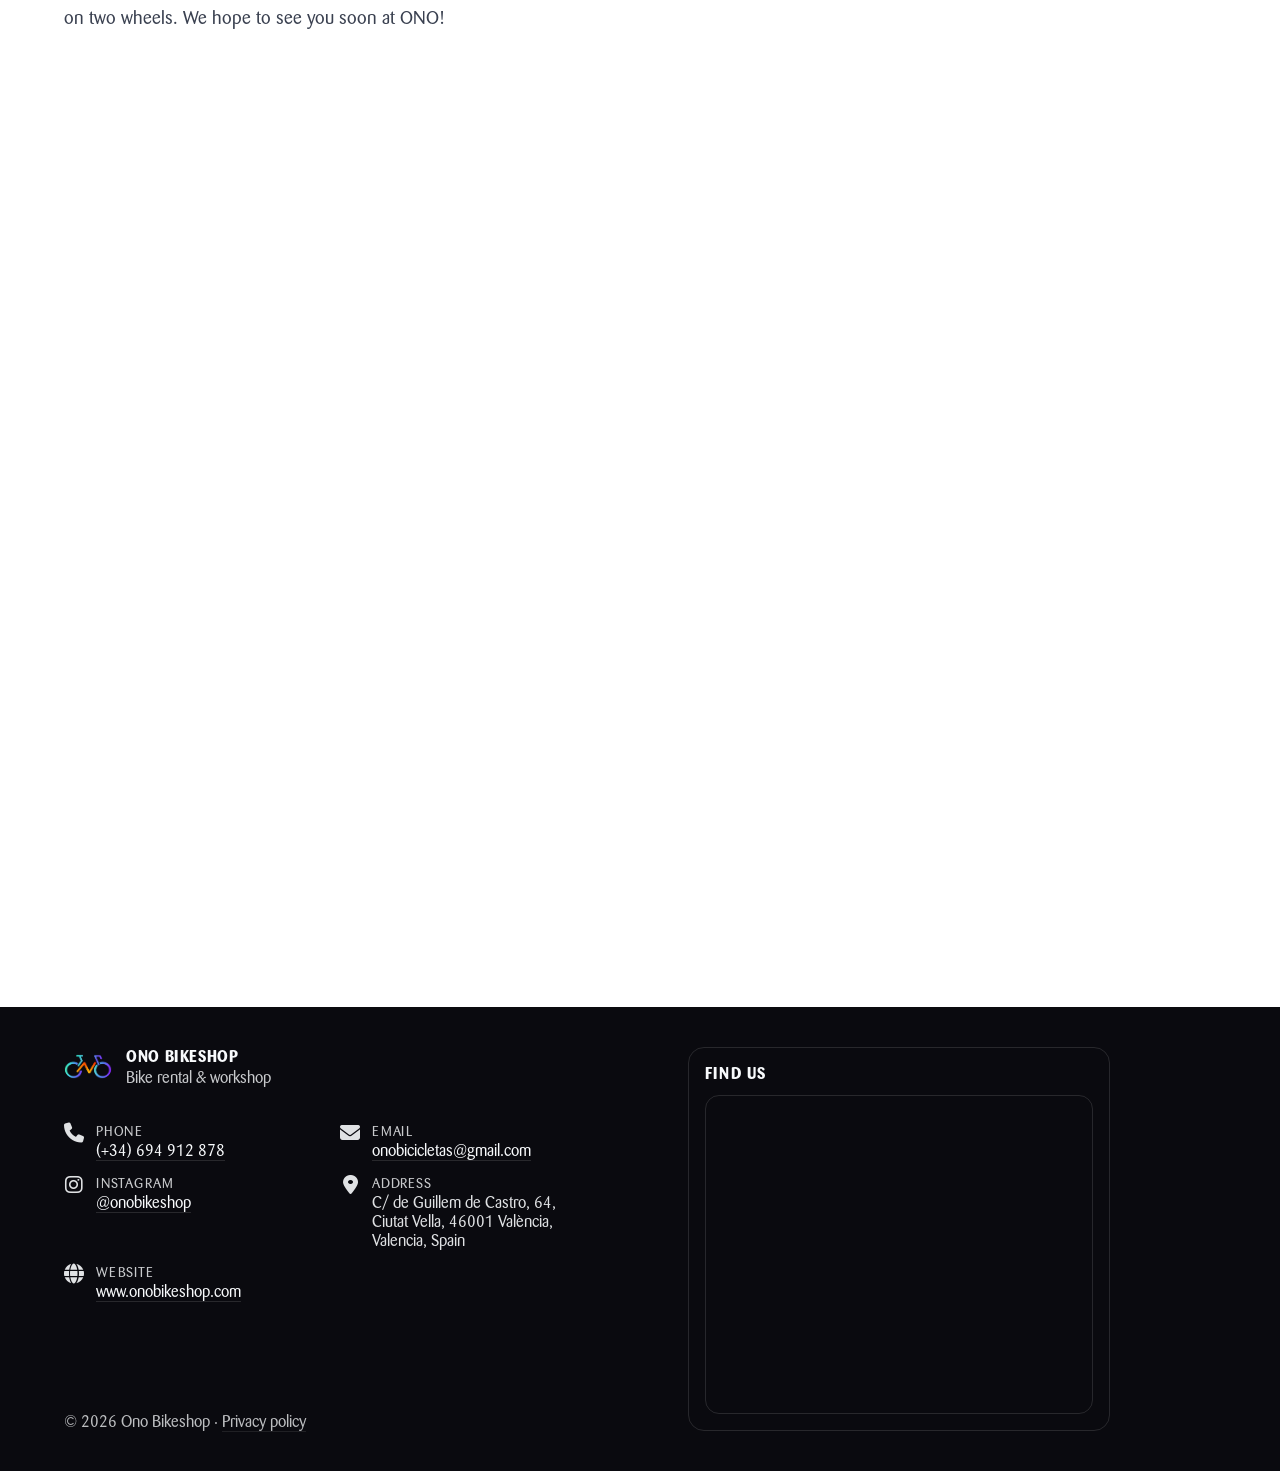
<file: about.html>
<!doctype html>
<html lang="en">
  <head>
    <meta charset="utf-8" />
    <meta name="viewport" content="width=device-width, initial-scale=1" />
    <title id="about-page-title" data-lang>Ono Bikeshop | Local Bike Rental & Workshop in Valencia</title>
    <meta
      id="about-meta-description"
      name="description"
      content="Learn about Ono Bikeshop, a local bike rental, bicycle repair, and bike workshop in Ciutat Vella, Valencia, serving visitors and city cyclists."
      data-lang
      data-lang-attr="content"
    />
    <meta name="author" content="Ono Bikeshop" />
    <link rel="canonical" href="https://www.onobikeshop.com/about.html" />
    <meta id="about-og-title" property="og:title" content="Ono Bikeshop | Local Bike Rental & Workshop in Valencia" data-lang data-lang-attr="content" />
    <meta
      id="about-og-description"
      property="og:description"
      content="Local bike rental, bicycle repair, workshop services, custom builds, and restoration in Valencia."
      data-lang
      data-lang-attr="content"
    />
    <meta property="og:type" content="website" />
    <meta property="og:image" content="src/img/logo.png" />
    <meta name="twitter:card" content="summary" />
    <meta id="about-twitter-title" name="twitter:title" content="Ono Bikeshop | Local Bike Rental & Workshop in Valencia" data-lang data-lang-attr="content" />
    <meta
      id="about-twitter-description"
      name="twitter:description"
      content="Local bike rental, bicycle repair, workshop services, custom builds, and restoration in Valencia."
      data-lang
      data-lang-attr="content"
    />
    <meta name="twitter:image" content="src/img/logo.png" />
    <link id="logo" rel="icon" type="image/png" href="src/img/favicon.png" />
    <link rel="preload" href="src/fonts/barmeno/barmeno-regular-588ce228b68dd.otf" as="font" type="font/otf" crossorigin />
    <link rel="preload" href="src/fonts/barmeno/Barmeno Medium.otf" as="font" type="font/otf" crossorigin />
    <link
      rel="stylesheet"
      href="https://cdnjs.cloudflare.com/ajax/libs/font-awesome/6.5.2/css/all.min.css"
      referrerpolicy="no-referrer"
    />
    <link rel="stylesheet" href="styles/main.css" />
  </head>
  <body>
    <nav id="nav-primary-label" class="c-navbar" aria-label="Primary" data-lang data-lang-attr="aria-label">
      <div class="c-navbar__inner">
        <a class="c-navbar__brand" href="index.html#main">
          <img id="nav-logo-alt" class="c-navbar__logo" src="src/img/logo.png" alt="Ono Bikeshop logo" data-lang data-lang-attr="alt" />
          <span class="c-navbar__brand-text">ONO BIKESHOP</span>
        </a>
        <div class="c-navbar__panel" id="navbar-panel">
        <div class="c-navbar__nav" id="navbar-links">
          <a id="nav-home" class="c-navbar__link" href="index.html#main" data-lang>Home</a>
          <a id="nav-services" class="c-navbar__link" href="services.html" data-lang>Services</a>
          <a id="nav-rentals" class="c-navbar__link" href="rentals.html" data-lang>Rentals</a>
          <a id="nav-about" class="c-navbar__link" href="about.html" data-lang>About</a>
          <a id="nav-contact" class="c-navbar__link" href="contact.html" data-lang>Contact</a>
        </div>
        <div id="nav-contact-label" class="c-navbar__contact" aria-label="Quick contact" data-lang data-lang-attr="aria-label">
          <a class="c-navbar__contact-link" href="tel:+34694912878"
            ><i class="c-navbar__contact-icon fa-solid fa-phone" aria-hidden="true"></i>(+34) 694 912 878</a
          >
          <span class="c-navbar__sep" aria-hidden="true">•</span>
          <a class="c-navbar__contact-link" href="mailto:onobicicletas@gmail.com"
            ><i class="c-navbar__contact-icon fa-solid fa-envelope" aria-hidden="true"></i>onobicicletas@gmail.com</a
          >
          <span class="c-navbar__sep" aria-hidden="true">•</span>
          <a class="c-navbar__contact-link" href="https://instagram.com/onobikeshop" target="_blank" rel="noreferrer"
            ><i class="c-navbar__contact-icon fa-brands fa-instagram" aria-hidden="true"></i>@onobikeshop</a
          >
          <span class="c-navbar__sep" aria-hidden="true">•</span>
          <span id="nav-lang-label" class="c-navbar__lang" aria-label="Language selection" data-lang data-lang-attr="aria-label">
            <a id="es" class="c-navbar__lang-link" href="#" aria-label="Spanish version" data-lang data-lang-attr="aria-label">🇪🇸</a>
            <a id="en" class="c-navbar__lang-link" href="#" aria-label="English version" data-lang data-lang-attr="aria-label">🇬🇧</a>
          </span>
        </div>
        </div>
        <button
          id="nav-toggle"
          class="c-navbar__toggle"
          type="button"
          aria-controls="navbar-panel"
          aria-expanded="false"
          aria-label="Open menu"
          data-lang
          data-lang-attr="aria-label"
        >
          <span class="c-navbar__toggle-line" aria-hidden="true"></span>
          <span class="c-navbar__toggle-line" aria-hidden="true"></span>
          <span class="c-navbar__toggle-line" aria-hidden="true"></span>
        </button>
      </div>
    </nav>

    <main>
      <section class="p-about-page">
        <div class="p-about-page__hero">
          <div class="reveal-up" data-reveal>
            <p class="p-about-page__eyebrow">About Ono</p>
            <h1 id="about-hero-title" class="p-about-page__title" data-lang>Our Story</h1>
          </div>
          <div class="p-about-page__media reveal-right" data-reveal>
            <img class="p-about-page__hero-img" src="src/img/fotos/outside.webp" alt="Ono Bikeshop storefront" loading="lazy" />
          </div>
        </div>

        <div class="p-about-page__story">
          <div class="p-about-page__panel reveal-up" data-reveal>
            <p id="about-story-p2" data-lang>
              After moving to Valencia, we completely fell in love with the city and its way of life: walking through its streets, discovering
              hidden corners, and above all, exploring it by bike. Without a doubt, it is the best way to get to know Valencia. The city has more
              than 160 km of bike lanes, completely flat terrain, mild weather almost all year round, and the wonderful Turia Garden, a linear park
              of almost 10 km where you can cycle peacefully.
            </p>
            <p id="about-story-p3" data-lang>
              That is why we decided to create ONO Bikes. With a real passion for workshop life, we have always enjoyed repairing and tuning
              bicycles. We ride many routes through the city and its surroundings, and we wanted to create a space where we could offer rental and
              workshop services in one place, both for Valencia locals and for visitors from other cities.
            </p>
            <p id="about-story-p4" data-lang>
              We wanted to share our passion for cycling and create a place where you receive friendly service, useful advice, and bikes you can
              trust. As a family business, we believe in personalized attention, honesty, and fair prices. We love recommending routes, sharing
              special places, and making sure every customer has a comfortable and memorable experience.
            </p>
            <p id="about-story-p5" data-lang>
              Whether it is your first time in Valencia or you already know the city, we will be happy to help you discover it on two wheels. We
              hope to see you soon at ONO!
            </p>
          </div>
          <div class="p-about-page__photo-grid reveal-up" data-reveal>
            <img class="p-about-page__photo p-about-page__photo--tall" src="src/img/fotos/flores.webp" alt="Ono Bikeshop flowers" loading="lazy" />
            <img class="p-about-page__photo" src="src/img/fotos/sala.webp" alt="Ono Bikeshop interior" loading="lazy" />
            <img class="p-about-page__photo" src="src/img/fotos/about.webp" alt="Family bike ride in Valencia" loading="lazy" />
          </div>
        </div>

        <div class="p-about-page__values" aria-label="Why choose ONO">
          <div class="p-about-page__values-head reveal-up" data-reveal>
            <h2 id="about-values-title" data-lang>Why choose ONO?</h2>
          </div>
          <ol class="p-about-page__value-list">
            <li class="p-about-page__value reveal-up" data-reveal>
              <span class="p-about-page__value-number">01</span>
              <p id="about-value-1" data-lang>Truly competitive prices in Valencia</p>
            </li>
            <li class="p-about-page__value reveal-up" data-reveal>
              <span class="p-about-page__value-number">02</span>
              <p id="about-value-2" data-lang>Friendly, personalized attention that feels like home</p>
            </li>
            <li class="p-about-page__value reveal-up" data-reveal>
              <span class="p-about-page__value-number">03</span>
              <p id="about-value-3" data-lang>A family business with local soul</p>
            </li>
            <li class="p-about-page__value reveal-up" data-reveal>
              <span class="p-about-page__value-number">04</span>
              <p id="about-value-4" data-lang>Bikes checked and maintained with care</p>
            </li>
            <li class="p-about-page__value reveal-up" data-reveal>
              <span class="p-about-page__value-number">05</span>
              <p id="about-value-5" data-lang>Central location, easy to find</p>
            </li>
            <li class="p-about-page__value reveal-up" data-reveal>
              <span class="p-about-page__value-number">06</span>
              <p id="about-value-6" data-lang>Fast and professional service</p>
            </li>
            <li class="p-about-page__value reveal-up" data-reveal>
              <span class="p-about-page__value-number">07</span>
              <p id="about-value-7" data-lang>Authentic local recommendations to discover the city like a Valencian</p>
            </li>
            <li class="p-about-page__value reveal-up" data-reveal>
              <span class="p-about-page__value-number">08</span>
              <p id="about-value-8" data-lang>Attractive discounts for groups and multi-day rentals</p>
            </li>
          </ol>
          <p id="about-values-body" class="p-about-page__values-text reveal-up" data-reveal data-lang>
            We believe discovering Valencia by bike should be accessible to everyone. That is why we offer very competitive rates without ever
            giving up the quality of our bikes or the friendly service you deserve. Our goal is simple: help you enjoy more, see more places, and
            spend less.
          </p>
        </div>
      </section>
    </main>

    <footer id="contact" class="c-footer">
      <div class="c-footer__inner">
        <div class="c-footer__grid">
          <div class="c-footer__left">
            <div class="c-footer__brand-row">
              <img id="footer-logo-alt" class="c-footer__logo" src="src/img/logo.png" alt="Ono Bikeshop logo" data-lang data-lang-attr="alt" />
              <div>
                <div class="c-footer__brand">Ono Bikeshop</div>
                <div id="footer-tagline" class="c-footer__tag" data-lang>Bike rental & workshop</div>
              </div>
            </div>

            <div id="footer-contact-label" class="c-footer__contact" aria-label="Contact" data-lang data-lang-attr="aria-label">
              <div class="c-footer__row">
                <i class="c-footer__icon fa-solid fa-phone" aria-hidden="true"></i>
                <div class="c-footer__row-text">
                  <div id="footer-phone-label" class="c-footer__label" data-lang>Phone</div>
                  <a class="c-footer__link" href="tel:+34694912878">(+34) 694 912 878</a>
                </div>
              </div>

              <div class="c-footer__row">
                <i class="c-footer__icon fa-solid fa-envelope" aria-hidden="true"></i>
                <div class="c-footer__row-text">
                  <div id="footer-email-label" class="c-footer__label" data-lang>Email</div>
                  <a class="c-footer__link" href="mailto:onobicicletas@gmail.com">onobicicletas@gmail.com</a>
                </div>
              </div>

              <div class="c-footer__row">
                <i class="c-footer__icon fa-brands fa-instagram" aria-hidden="true"></i>
                <div class="c-footer__row-text">
                  <div id="footer-instagram-label" class="c-footer__label" data-lang>Instagram</div>
                  <a class="c-footer__link" href="https://instagram.com/onobikeshop" target="_blank" rel="noreferrer">@onobikeshop</a>
                </div>
              </div>

              <div class="c-footer__row">
                <i class="c-footer__icon fa-solid fa-location-dot" aria-hidden="true"></i>
                <div class="c-footer__row-text">
                  <div id="footer-address-label" class="c-footer__label" data-lang>Address</div>
                  <span id="footer-address" class="c-footer__addr" data-lang>
                    C/ de Guillem de Castro, 64, Ciutat Vella, 46001 València, Valencia, Spain
                  </span>
                </div>
              </div>

              <div class="c-footer__row">
                <i class="c-footer__icon fa-solid fa-globe" aria-hidden="true"></i>
                <div class="c-footer__row-text">
                  <div id="footer-website-label" class="c-footer__label" data-lang>Website</div>
                  <a class="c-footer__link" href="https://www.onobikeshop.com" target="_blank" rel="noreferrer">www.onobikeshop.com</a>
                </div>
              </div>
            </div>

            <div class="c-footer__meta">© <span data-year></span> Ono Bikeshop · <a id="footer-privacy-link" class="c-footer__link" href="privacy.html" data-lang>Privacy policy</a></div>
          </div>

          <div id="footer-map-label" class="c-footer__right" aria-label="Map placeholder" data-lang data-lang-attr="aria-label">
            <div class="c-footer__map">
              <div id="footer-map-title" class="c-footer__map-title" data-lang>Find us</div>
              <div id="footer-map-box" class="c-footer__map-box">
                <iframe
                  title="Ono Bikeshop location on Google Maps"
                  src="https://www.google.com/maps?q=C%2F%20de%20Guillem%20de%20Castro%2C%2064%2C%20Valencia%2C%20Spain&output=embed"
                  loading="lazy"
                  referrerpolicy="no-referrer-when-downgrade"
                ></iframe>
              </div>
            </div>
          </div>
        </div>
      </div>
    </footer>

    <script src="scripts/reveal.js"></script>
    <script src="scripts/navbar.js"></script>
    <script src="scripts/lang.js"></script>
    <script>
      const yearNodes = document.querySelectorAll("[data-year]");
      const year = new Date().getFullYear();
      for (const node of yearNodes) node.textContent = year;
    </script>
  </body>
</html>
</file>
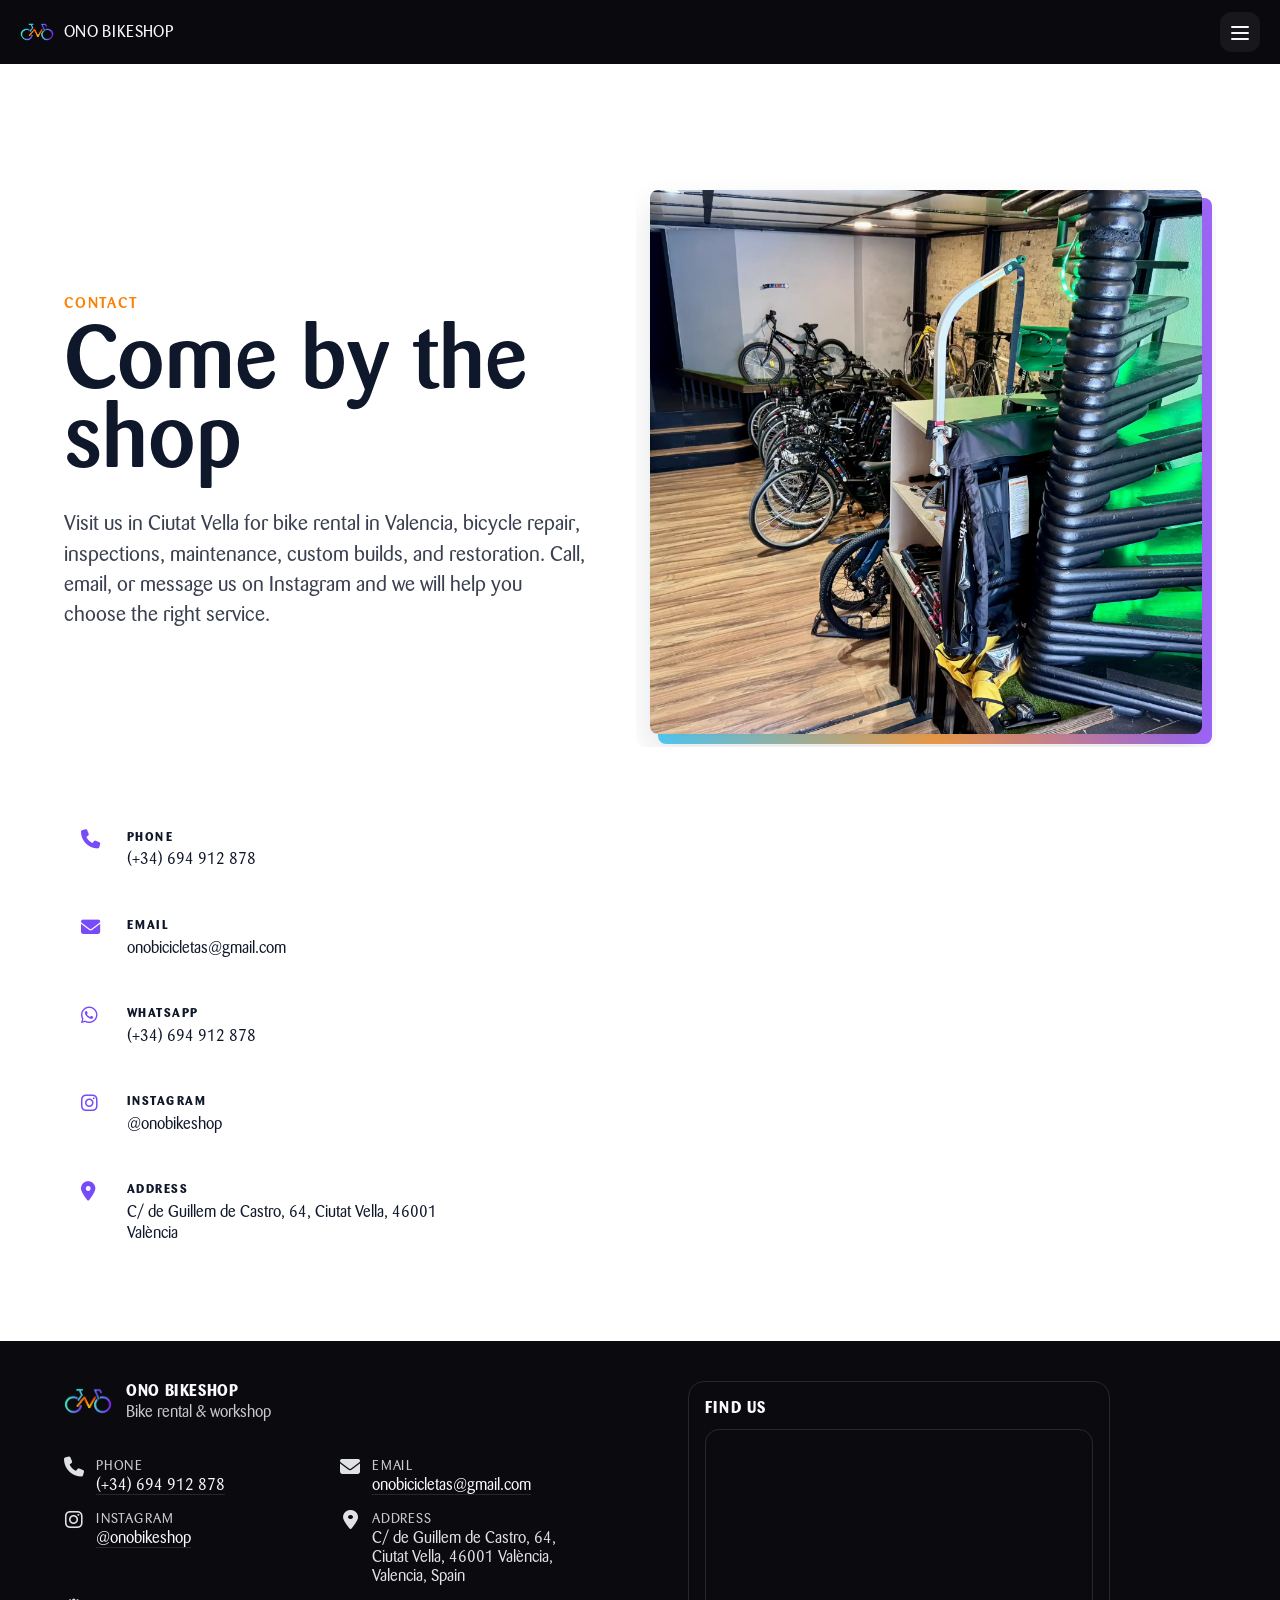
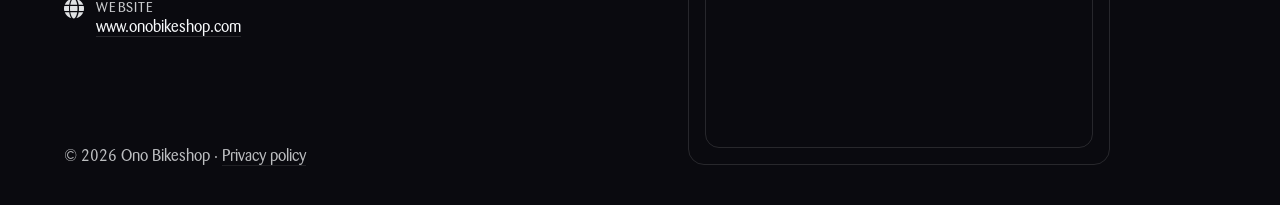
<file: contact.html>
<!doctype html>
<html lang="en">
  <head>
    <meta charset="utf-8" />
    <meta name="viewport" content="width=device-width, initial-scale=1" />
    <title id="contact-page-title" data-lang>Ono Bikeshop | Contact Bike Rental & Repair Shop in Valencia</title>
    <meta
      id="contact-meta-description"
      name="description"
      content="Contact Ono Bikeshop in Ciutat Vella, Valencia for bike rentals, bicycle repair, workshop services, maintenance, custom builds, and restoration."
      data-lang
      data-lang-attr="content"
    />
    <meta name="author" content="Ono Bikeshop" />
    <link rel="canonical" href="https://www.onobikeshop.com/contact.html" />
    <meta id="contact-og-title" property="og:title" content="Ono Bikeshop | Contact Bike Rental & Repair Shop in Valencia" data-lang data-lang-attr="content" />
    <meta
      id="contact-og-description"
      property="og:description"
      content="Visit Ono Bikeshop in Ciutat Vella, Valencia for bike rentals, bicycle repair, and workshop services."
      data-lang
      data-lang-attr="content"
    />
    <meta property="og:type" content="website" />
    <meta property="og:image" content="src/img/logo.png" />
    <meta name="twitter:card" content="summary" />
    <meta id="contact-twitter-title" name="twitter:title" content="Ono Bikeshop | Contact Bike Rental & Repair Shop in Valencia" data-lang data-lang-attr="content" />
    <meta
      id="contact-twitter-description"
      name="twitter:description"
      content="Visit Ono Bikeshop in Ciutat Vella, Valencia for bike rentals, bicycle repair, and workshop services."
      data-lang
      data-lang-attr="content"
    />
    <meta name="twitter:image" content="src/img/logo.png" />
    <link id="logo" rel="icon" type="image/png" href="src/img/favicon.png" />
    <link rel="preload" href="src/fonts/barmeno/barmeno-regular-588ce228b68dd.otf" as="font" type="font/otf" crossorigin />
    <link rel="preload" href="src/fonts/barmeno/Barmeno Medium.otf" as="font" type="font/otf" crossorigin />
    <link
      rel="stylesheet"
      href="https://cdnjs.cloudflare.com/ajax/libs/font-awesome/6.5.2/css/all.min.css"
      referrerpolicy="no-referrer"
    />
    <link rel="stylesheet" href="styles/main.css" />
  </head>
  <body>
    <nav id="nav-primary-label" class="c-navbar" aria-label="Primary" data-lang data-lang-attr="aria-label">
      <div class="c-navbar__inner">
        <a class="c-navbar__brand" href="index.html#main">
          <img id="nav-logo-alt" class="c-navbar__logo" src="src/img/logo.png" alt="Ono Bikeshop logo" data-lang data-lang-attr="alt" />
          <span class="c-navbar__brand-text">ONO BIKESHOP</span>
        </a>
        <div class="c-navbar__panel" id="navbar-panel">
        <div class="c-navbar__nav" id="navbar-links">
          <a id="nav-home" class="c-navbar__link" href="index.html#main" data-lang>Home</a>
          <a id="nav-services" class="c-navbar__link" href="services.html" data-lang>Services</a>
          <a id="nav-rentals" class="c-navbar__link" href="rentals.html" data-lang>Rentals</a>
          <a id="nav-about" class="c-navbar__link" href="about.html" data-lang>About</a>
          <a id="nav-contact" class="c-navbar__link" href="contact.html" data-lang>Contact</a>
        </div>
        <div id="nav-contact-label" class="c-navbar__contact" aria-label="Quick contact" data-lang data-lang-attr="aria-label">
          <a class="c-navbar__contact-link" href="tel:+34694912878"
            ><i class="c-navbar__contact-icon fa-solid fa-phone" aria-hidden="true"></i>(+34) 694 912 878</a
          >
          <span class="c-navbar__sep" aria-hidden="true">•</span>
          <a class="c-navbar__contact-link" href="mailto:onobicicletas@gmail.com"
            ><i class="c-navbar__contact-icon fa-solid fa-envelope" aria-hidden="true"></i>onobicicletas@gmail.com</a
          >
          <span class="c-navbar__sep" aria-hidden="true">•</span>
          <a class="c-navbar__contact-link" href="https://instagram.com/onobikeshop" target="_blank" rel="noreferrer"
            ><i class="c-navbar__contact-icon fa-brands fa-instagram" aria-hidden="true"></i>@onobikeshop</a
          >
          <span class="c-navbar__sep" aria-hidden="true">•</span>
          <span id="nav-lang-label" class="c-navbar__lang" aria-label="Language selection" data-lang data-lang-attr="aria-label">
            <a id="es" class="c-navbar__lang-link" href="#" aria-label="Spanish version" data-lang data-lang-attr="aria-label">🇪🇸</a>
            <a id="en" class="c-navbar__lang-link" href="#" aria-label="English version" data-lang data-lang-attr="aria-label">🇬🇧</a>
          </span>
        </div>
        </div>
        <button
          id="nav-toggle"
          class="c-navbar__toggle"
          type="button"
          aria-controls="navbar-panel"
          aria-expanded="false"
          aria-label="Open menu"
          data-lang
          data-lang-attr="aria-label"
        >
          <span class="c-navbar__toggle-line" aria-hidden="true"></span>
          <span class="c-navbar__toggle-line" aria-hidden="true"></span>
          <span class="c-navbar__toggle-line" aria-hidden="true"></span>
        </button>
      </div>
    </nav>

    <main>
      <section class="p-contact-page">
        <div class="p-contact-page__hero">
          <div class="reveal-up" data-reveal>
            <p class="p-contact-page__eyebrow">Contact</p>
            <h1 class="p-contact-page__title">Come by the shop</h1>
            <p class="p-contact-page__lead">
              Visit us in Ciutat Vella for bike rental in Valencia, bicycle repair, inspections, maintenance, custom builds, and restoration. Call, email, or message us
              on Instagram and we will help you choose the right service.
            </p>
          </div>
          <div class="p-contact-page__photo reveal-right" data-reveal>
            <img src="src/img/fotos/hero-b.webp" alt="Historic center route" loading="lazy" />
          </div>
        </div>

        <div class="p-contact-page__grid">
          <div class="p-contact-page__details reveal-up" data-reveal>
            <a class="p-contact-page__detail" href="tel:+34694912878">
              <i class="fa-solid fa-phone" aria-hidden="true"></i>
              <span>
                <strong>Phone</strong>
                (+34) 694 912 878
              </span>
            </a>
            <a class="p-contact-page__detail" href="mailto:onobicicletas@gmail.com">
              <i class="fa-solid fa-envelope" aria-hidden="true"></i>
              <span>
                <strong>Email</strong>
                onobicicletas@gmail.com
              </span>
            </a>
            <a class="p-contact-page__detail" href="https://wa.me/34694912878" target="_blank" rel="noreferrer">
              <i class="fa-brands fa-whatsapp" aria-hidden="true"></i>
              <span>
                <strong>WhatsApp</strong>
                (+34) 694 912 878
              </span>
            </a>
            <a class="p-contact-page__detail" href="https://instagram.com/onobikeshop" target="_blank" rel="noreferrer">
              <i class="fa-brands fa-instagram" aria-hidden="true"></i>
              <span>
                <strong>Instagram</strong>
                @onobikeshop
              </span>
            </a>
            <div class="p-contact-page__detail">
              <i class="fa-solid fa-location-dot" aria-hidden="true"></i>
              <span>
                <strong>Address</strong>
                C/ de Guillem de Castro, 64, Ciutat Vella, 46001 València
              </span>
            </div>
          </div>

          <div class="p-contact-page__map reveal-up" data-reveal>
            <iframe
              title="Ono Bikeshop location on Google Maps"
              src="https://www.google.com/maps?q=C%2F%20de%20Guillem%20de%20Castro%2C%2064%2C%20Valencia%2C%20Spain&output=embed"
              loading="lazy"
              referrerpolicy="no-referrer-when-downgrade"
            ></iframe>
          </div>
        </div>

        <!-- <div class="p-contact-page__instagram">
          <div class="p-contact-page__insta-copy reveal-up" data-reveal>
            <p class="p-contact-page__eyebrow">Instagram</p>
            <h2>Follow the workshop</h2>
            <p>
              See fresh builds, shop updates, rental bikes, restorations, and details from the workshop. Instagram embeds can be limited by
              platform rules, so the best experience is directly on our profile.
            </p>
            <a class="p-contact-page__cta" href="https://instagram.com/onobikeshop" target="_blank" rel="noreferrer">Open Instagram</a>
          </div>
          <div class="p-contact-page__insta-grid reveal-up" data-reveal aria-label="Workshop photos">
            <img src="src/img/fotos/service-b.webp" alt="Bike service photo" loading="lazy" />
            <img src="src/img/fotos/service-e.webp" alt="Custom bike build photo" loading="lazy" />
            <img src="src/img/fotos/about-b.webp" alt="Bike workshop photo" loading="lazy" />
            <img src="src/img/fotos/service-f.webp" alt="Restoration work photo" loading="lazy" />
          </div>
        </div> -->
      </section>
    </main>

    <footer id="contact" class="c-footer">
      <div class="c-footer__inner">
        <div class="c-footer__grid">
          <div class="c-footer__left">
            <div class="c-footer__brand-row">
              <img id="footer-logo-alt" class="c-footer__logo" src="src/img/logo.png" alt="Ono Bikeshop logo" data-lang data-lang-attr="alt" />
              <div>
                <div class="c-footer__brand">Ono Bikeshop</div>
                <div id="footer-tagline" class="c-footer__tag" data-lang>Bike rental & workshop</div>
              </div>
            </div>

            <div id="footer-contact-label" class="c-footer__contact" aria-label="Contact" data-lang data-lang-attr="aria-label">
              <div class="c-footer__row">
                <i class="c-footer__icon fa-solid fa-phone" aria-hidden="true"></i>
                <div class="c-footer__row-text">
                  <div id="footer-phone-label" class="c-footer__label" data-lang>Phone</div>
                  <a class="c-footer__link" href="tel:+34694912878">(+34) 694 912 878</a>
                </div>
              </div>

              <div class="c-footer__row">
                <i class="c-footer__icon fa-solid fa-envelope" aria-hidden="true"></i>
                <div class="c-footer__row-text">
                  <div id="footer-email-label" class="c-footer__label" data-lang>Email</div>
                  <a class="c-footer__link" href="mailto:onobicicletas@gmail.com">onobicicletas@gmail.com</a>
                </div>
              </div>

              <div class="c-footer__row">
                <i class="c-footer__icon fa-brands fa-instagram" aria-hidden="true"></i>
                <div class="c-footer__row-text">
                  <div id="footer-instagram-label" class="c-footer__label" data-lang>Instagram</div>
                  <a class="c-footer__link" href="https://instagram.com/onobikeshop" target="_blank" rel="noreferrer">@onobikeshop</a>
                </div>
              </div>

              <div class="c-footer__row">
                <i class="c-footer__icon fa-solid fa-location-dot" aria-hidden="true"></i>
                <div class="c-footer__row-text">
                  <div id="footer-address-label" class="c-footer__label" data-lang>Address</div>
                  <span id="footer-address" class="c-footer__addr" data-lang>
                    C/ de Guillem de Castro, 64, Ciutat Vella, 46001 València, Valencia, Spain
                  </span>
                </div>
              </div>

              <div class="c-footer__row">
                <i class="c-footer__icon fa-solid fa-globe" aria-hidden="true"></i>
                <div class="c-footer__row-text">
                  <div id="footer-website-label" class="c-footer__label" data-lang>Website</div>
                  <a class="c-footer__link" href="https://www.onobikeshop.com" target="_blank" rel="noreferrer">www.onobikeshop.com</a>
                </div>
              </div>
            </div>

            <div class="c-footer__meta">© <span data-year></span> Ono Bikeshop · <a id="footer-privacy-link" class="c-footer__link" href="privacy.html" data-lang>Privacy policy</a></div>
          </div>

          <div id="footer-map-label" class="c-footer__right" aria-label="Map placeholder" data-lang data-lang-attr="aria-label">
            <div class="c-footer__map">
              <div id="footer-map-title" class="c-footer__map-title" data-lang>Find us</div>
              <div id="footer-map-box" class="c-footer__map-box">
                <iframe
                  title="Ono Bikeshop location on Google Maps"
                  src="https://www.google.com/maps?q=C%2F%20de%20Guillem%20de%20Castro%2C%2064%2C%20Valencia%2C%20Spain&output=embed"
                  loading="lazy"
                  referrerpolicy="no-referrer-when-downgrade"
                ></iframe>
              </div>
            </div>
          </div>
        </div>
      </div>
    </footer>

    <script src="scripts/reveal.js"></script>
    <script src="scripts/navbar.js"></script>
    <script src="scripts/lang.js"></script>
    <script>
      const yearNodes = document.querySelectorAll("[data-year]");
      const year = new Date().getFullYear();
      for (const node of yearNodes) node.textContent = year;
    </script>
  </body>
</html>
</file>
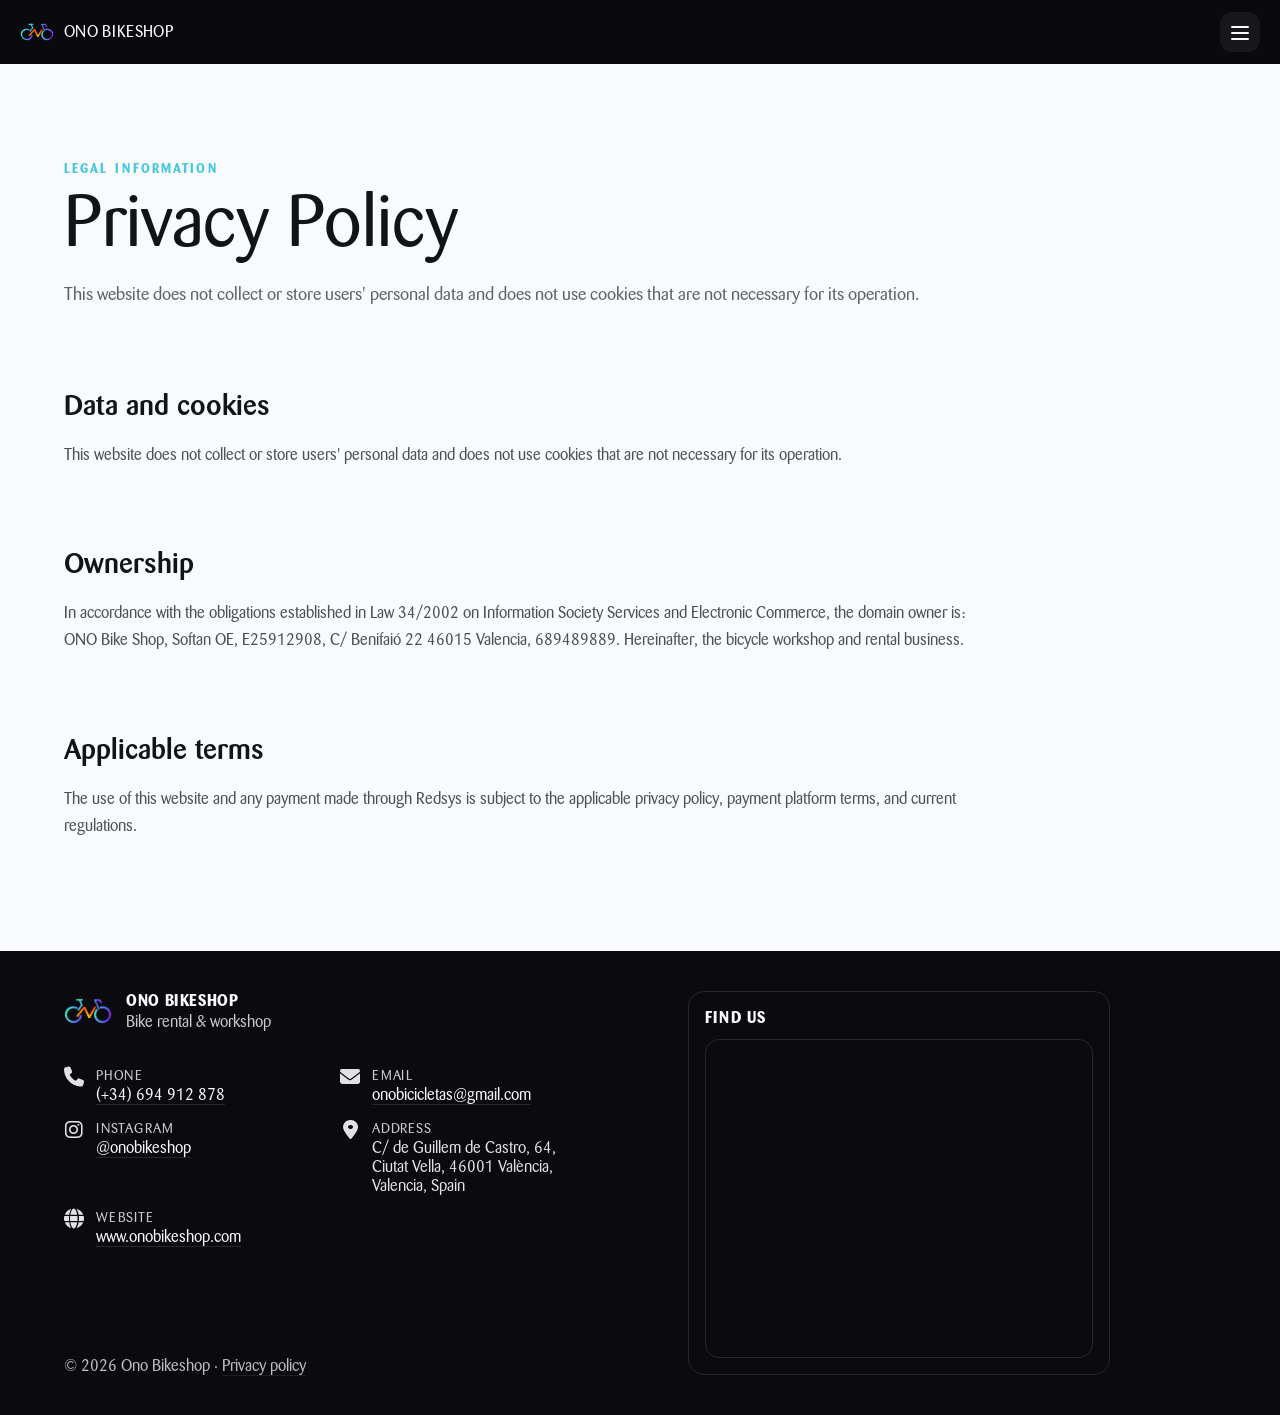
<file: privacy.html>
<!doctype html>
<html lang="en">
  <head>
    <meta charset="utf-8" />
    <meta name="viewport" content="width=device-width, initial-scale=1" />
    <meta name="robots" content="noindex,nofollow" />
    <title>Ono Bikeshop | Privacy Policy</title>
    <meta name="description" content="Privacy policy, legal notice, and cookie information for Ono Bikeshop." />
    <meta name="author" content="Ono Bikeshop" />
    <link rel="canonical" href="https://www.onobikeshop.com/privacy.html" />
    <link id="logo" rel="icon" type="image/png" href="src/img/favicon.png" />
    <link rel="preload" href="src/fonts/barmeno/barmeno-regular-588ce228b68dd.otf" as="font" type="font/otf" crossorigin />
    <link rel="preload" href="src/fonts/barmeno/Barmeno Medium.otf" as="font" type="font/otf" crossorigin />
    <link
      rel="stylesheet"
      href="https://cdnjs.cloudflare.com/ajax/libs/font-awesome/6.5.2/css/all.min.css"
      referrerpolicy="no-referrer"
    />
    <link rel="stylesheet" href="styles/main.css" />
  </head>
  <body>
    <nav id="nav-primary-label" class="c-navbar" aria-label="Primary" data-lang data-lang-attr="aria-label">
      <div class="c-navbar__inner">
        <a class="c-navbar__brand" href="index.html#main">
          <img id="nav-logo-alt" class="c-navbar__logo" src="src/img/logo.png" alt="Ono Bikeshop logo" data-lang data-lang-attr="alt" />
          <span class="c-navbar__brand-text">ONO BIKESHOP</span>
        </a>
        <div class="c-navbar__panel" id="navbar-panel">
          <div class="c-navbar__nav" id="navbar-links">
            <a id="nav-home" class="c-navbar__link" href="index.html#main" data-lang>Home</a>
            <a id="nav-services" class="c-navbar__link" href="services.html" data-lang>Services</a>
            <a id="nav-rentals" class="c-navbar__link" href="rentals.html" data-lang>Rentals</a>
            <a id="nav-about" class="c-navbar__link" href="about.html" data-lang>About</a>
            <a id="nav-contact" class="c-navbar__link" href="contact.html" data-lang>Contact</a>
          </div>
          <div id="nav-contact-label" class="c-navbar__contact" aria-label="Quick contact" data-lang data-lang-attr="aria-label">
            <a class="c-navbar__contact-link" href="tel:+34694912878"
              ><i class="c-navbar__contact-icon fa-solid fa-phone" aria-hidden="true"></i>(+34) 694 912 878</a
            >
            <span class="c-navbar__sep" aria-hidden="true">•</span>
            <a class="c-navbar__contact-link" href="mailto:onobicicletas@gmail.com"
              ><i class="c-navbar__contact-icon fa-solid fa-envelope" aria-hidden="true"></i>onobicicletas@gmail.com</a
            >
            <span class="c-navbar__sep" aria-hidden="true">•</span>
            <a class="c-navbar__contact-link" href="https://instagram.com/onobikeshop" target="_blank" rel="noreferrer"
              ><i class="c-navbar__contact-icon fa-brands fa-instagram" aria-hidden="true"></i>@onobikeshop</a
            >
            <span class="c-navbar__sep" aria-hidden="true">•</span>
            <span id="nav-lang-label" class="c-navbar__lang" aria-label="Language selection" data-lang data-lang-attr="aria-label">
              <a id="es" class="c-navbar__lang-link" href="#" aria-label="Spanish version" data-lang data-lang-attr="aria-label">🇪🇸</a>
              <a id="en" class="c-navbar__lang-link" href="#" aria-label="English version" data-lang data-lang-attr="aria-label">🇬🇧</a>
            </span>
          </div>
        </div>
        <button
          id="nav-toggle"
          class="c-navbar__toggle"
          type="button"
          aria-controls="navbar-panel"
          aria-expanded="false"
          aria-label="Open menu"
          data-lang
          data-lang-attr="aria-label"
        >
          <span class="c-navbar__toggle-line" aria-hidden="true"></span>
          <span class="c-navbar__toggle-line" aria-hidden="true"></span>
          <span class="c-navbar__toggle-line" aria-hidden="true"></span>
        </button>
      </div>
    </nav>

    <main class="p-privacy-page">
      <section class="p-privacy">
        <div class="p-privacy__header reveal-up" data-reveal>
          <p id="privacy-eyebrow" class="p-privacy__eyebrow" data-lang>Legal information</p>
          <h1 id="privacy-title" class="p-privacy__title" data-lang>Privacy Policy</h1>
          <p id="privacy-lead" class="p-privacy__lead" data-lang>
            This website does not collect or store users' personal data and does not use cookies that are not necessary for its operation.
          </p>
        </div>

        <div class="p-privacy__content">
          <section class="p-privacy__section reveal-up" data-reveal>
            <h2 id="privacy-data-title" data-lang>Data and cookies</h2>
            <p id="privacy-data-body" data-lang>
              This website does not collect or store users' personal data and does not use cookies that are not necessary for its operation.
            </p>
          </section>

          <!-- <section class="p-privacy__section reveal-up" data-reveal>
            <h2 id="privacy-purpose-title" data-lang>Payment processing</h2>
            <p id="privacy-purpose-body" data-lang>
              If the user decides to make a payment, they will be redirected to Redsys' secure platform, which will manage the processing of the data necessary for the payment operation in accordance with its own privacy policy and applicable regulations.
            </p>
          </section> -->

          <section class="p-privacy__section reveal-up" data-reveal>
            <h2 id="privacy-legal-title" data-lang>Ownership</h2>
            <p id="privacy-legal-body" data-lang>
              In accordance with the obligations established in Law 34/2002 on Information Society Services and Electronic Commerce, the domain owner is: ONO Bike Shop, Softan OE, E25912908, C/ Benifaió 22 46015 Valencia, 689489889. Hereinafter, the bicycle workshop and rental business.
            </p>
          </section>

          <section class="p-privacy__section reveal-up" data-reveal>
            <h2 id="privacy-rights-title" data-lang>Applicable terms</h2>
            <p id="privacy-rights-body" data-lang>
              The use of this website and any payment made through Redsys is subject to the applicable privacy policy, payment platform terms, and current regulations.
            </p>
          </section>
        </div>
      </section>
    </main>

    <footer id="contact" class="c-footer">
      <div class="c-footer__inner">
        <div class="c-footer__grid">
          <div class="c-footer__left">
            <div class="c-footer__brand-row">
              <img id="footer-logo-alt" class="c-footer__logo" src="src/img/logo.png" alt="Ono Bikeshop logo" data-lang data-lang-attr="alt" />
              <div>
                <div class="c-footer__brand">Ono Bikeshop</div>
                <div id="footer-tagline" class="c-footer__tag" data-lang>Bike rental & workshop</div>
              </div>
            </div>

            <div id="footer-contact-label" class="c-footer__contact" aria-label="Contact" data-lang data-lang-attr="aria-label">
              <div class="c-footer__row">
                <i class="c-footer__icon fa-solid fa-phone" aria-hidden="true"></i>
                <div class="c-footer__row-text">
                  <div id="footer-phone-label" class="c-footer__label" data-lang>Phone</div>
                  <a class="c-footer__link" href="tel:+34694912878">(+34) 694 912 878</a>
                </div>
              </div>

              <div class="c-footer__row">
                <i class="c-footer__icon fa-solid fa-envelope" aria-hidden="true"></i>
                <div class="c-footer__row-text">
                  <div id="footer-email-label" class="c-footer__label" data-lang>Email</div>
                  <a class="c-footer__link" href="mailto:onobicicletas@gmail.com">onobicicletas@gmail.com</a>
                </div>
              </div>

              <div class="c-footer__row">
                <i class="c-footer__icon fa-brands fa-instagram" aria-hidden="true"></i>
                <div class="c-footer__row-text">
                  <div id="footer-instagram-label" class="c-footer__label" data-lang>Instagram</div>
                  <a class="c-footer__link" href="https://instagram.com/onobikeshop" target="_blank" rel="noreferrer">@onobikeshop</a>
                </div>
              </div>

              <div class="c-footer__row">
                <i class="c-footer__icon fa-solid fa-location-dot" aria-hidden="true"></i>
                <div class="c-footer__row-text">
                  <div id="footer-address-label" class="c-footer__label" data-lang>Address</div>
                  <span id="footer-address" class="c-footer__addr" data-lang>
                    C/ de Guillem de Castro, 64, Ciutat Vella, 46001 València, Valencia, Spain
                  </span>
                </div>
              </div>

              <div class="c-footer__row">
                <i class="c-footer__icon fa-solid fa-globe" aria-hidden="true"></i>
                <div class="c-footer__row-text">
                  <div id="footer-website-label" class="c-footer__label" data-lang>Website</div>
                  <a class="c-footer__link" href="https://www.onobikeshop.com" target="_blank" rel="noreferrer">www.onobikeshop.com</a>
                </div>
              </div>
            </div>

            <div class="c-footer__meta">© <span data-year></span> Ono Bikeshop · <a id="footer-privacy-link" class="c-footer__link" href="privacy.html" data-lang>Privacy policy</a></div>
          </div>

          <div id="footer-map-label" class="c-footer__right" aria-label="Map placeholder" data-lang data-lang-attr="aria-label">
            <div class="c-footer__map">
              <div id="footer-map-title" class="c-footer__map-title" data-lang>Find us</div>
              <div id="footer-map-box" class="c-footer__map-box">
                <iframe
                  title="Ono Bikeshop location on Google Maps"
                  src="https://www.google.com/maps?q=C%2F%20de%20Guillem%20de%20Castro%2C%2064%2C%20Valencia%2C%20Spain&output=embed"
                  loading="lazy"
                  referrerpolicy="no-referrer-when-downgrade"
                ></iframe>
              </div>
            </div>
          </div>
        </div>
      </div>
    </footer>

    <script src="scripts/reveal.js"></script>
    <script src="scripts/navbar.js"></script>
    <script src="scripts/lang.js"></script>
    <script>
      const yearNodes = document.querySelectorAll("[data-year]");
      const year = String(new Date().getFullYear());
      for (const node of yearNodes) {
        node.textContent = year;
      }
    </script>
  </body>
</html>
</file>
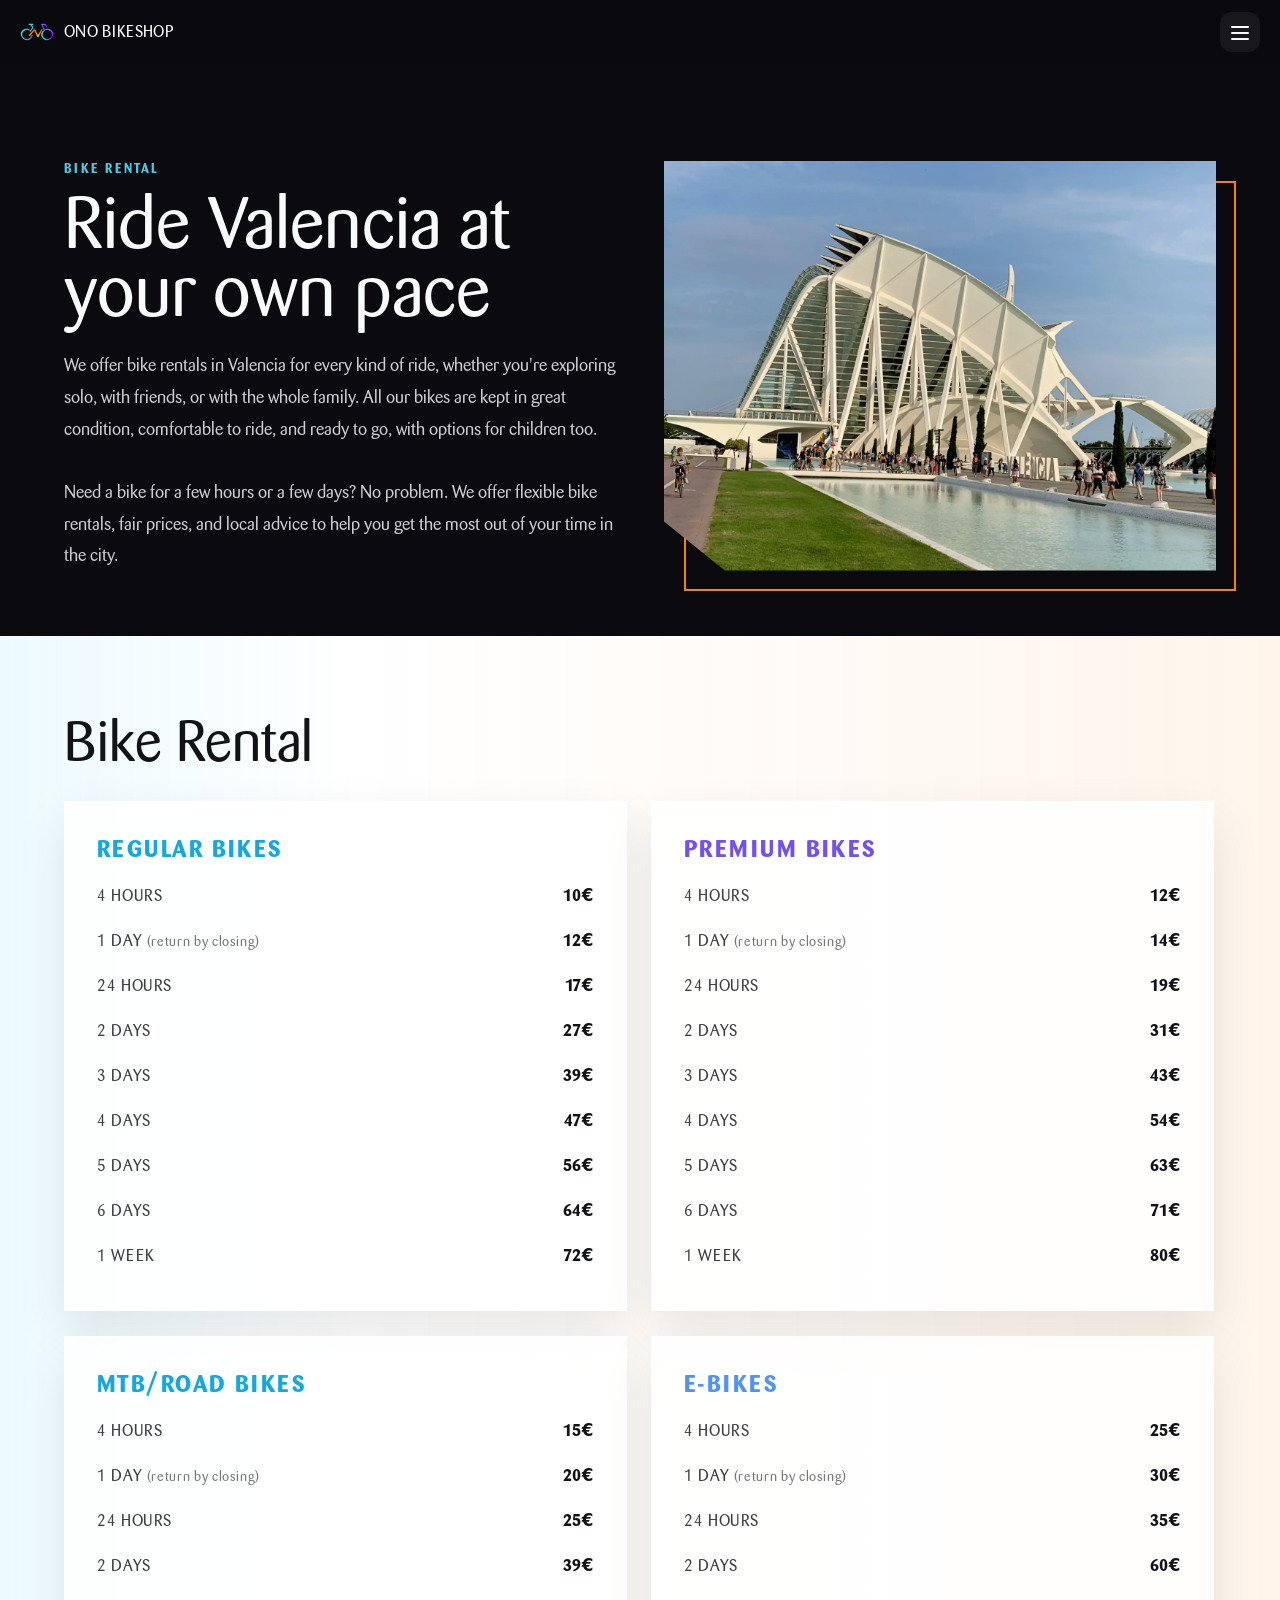
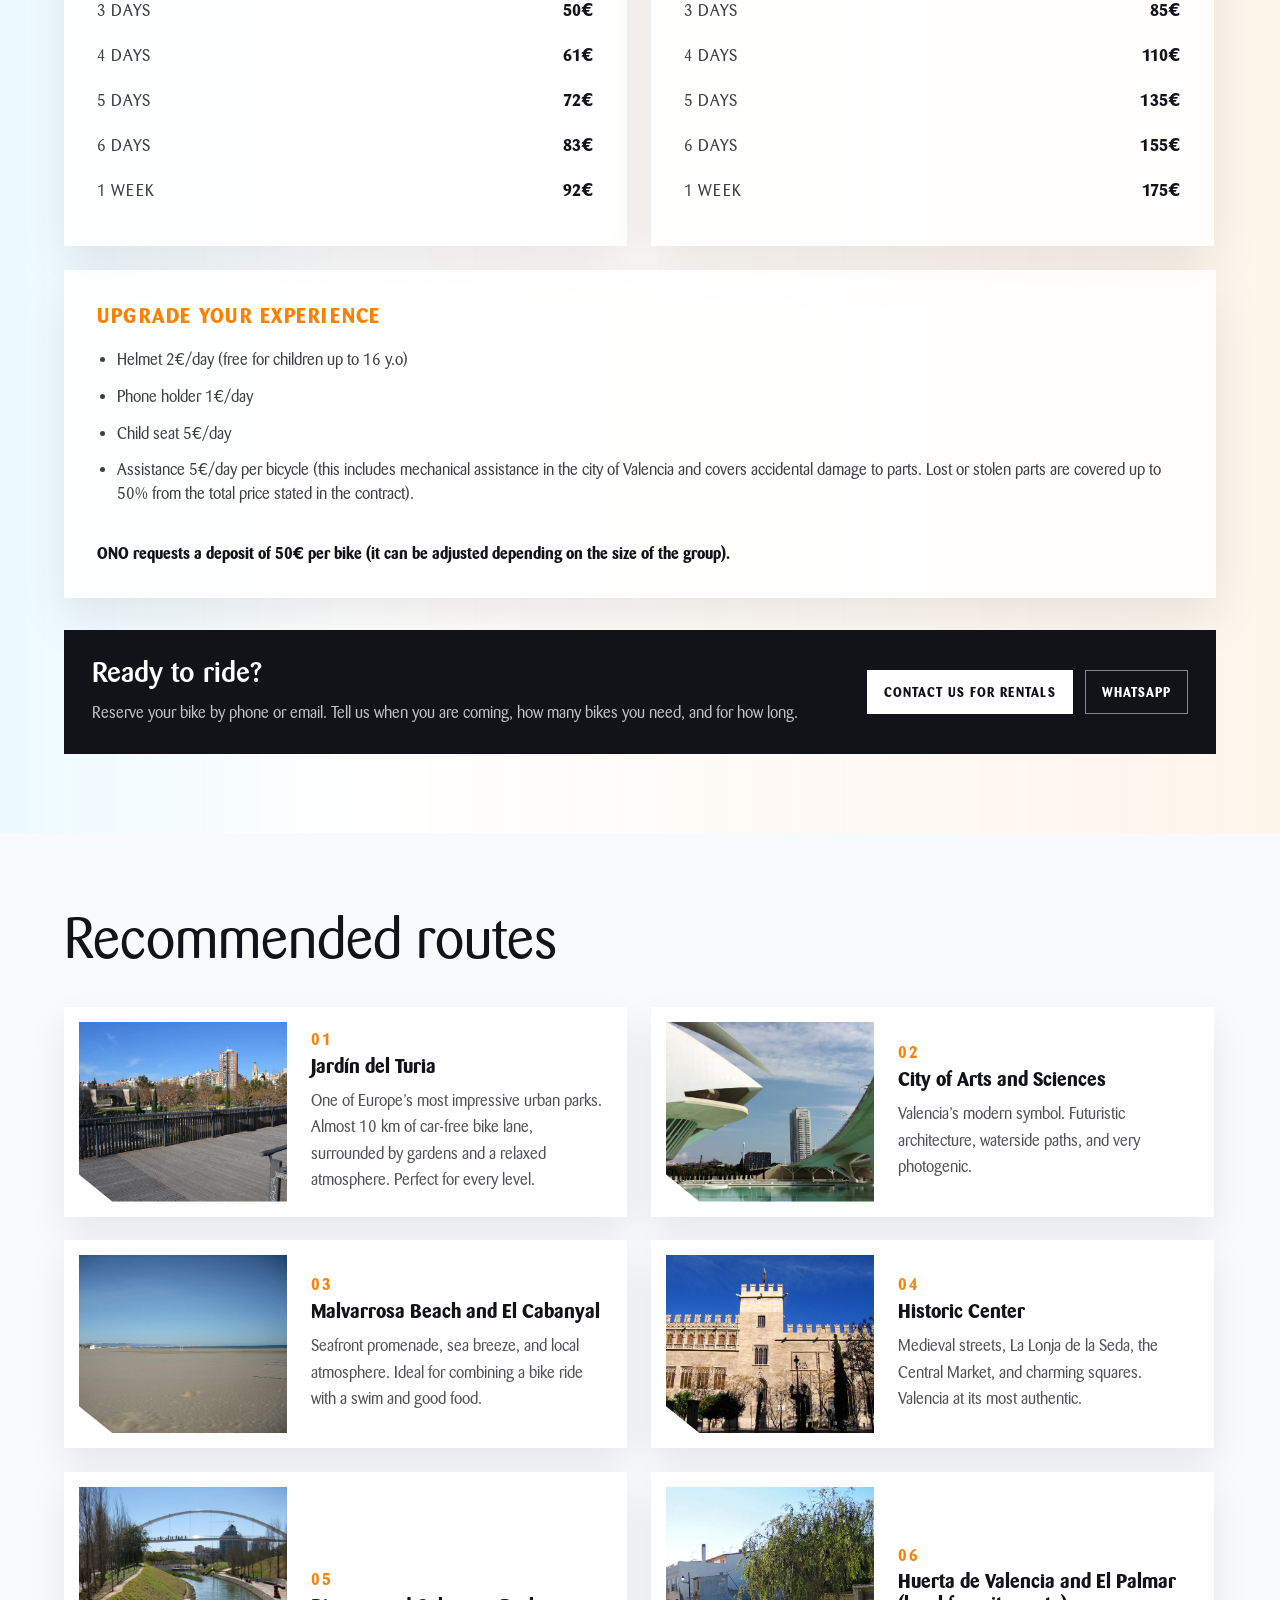
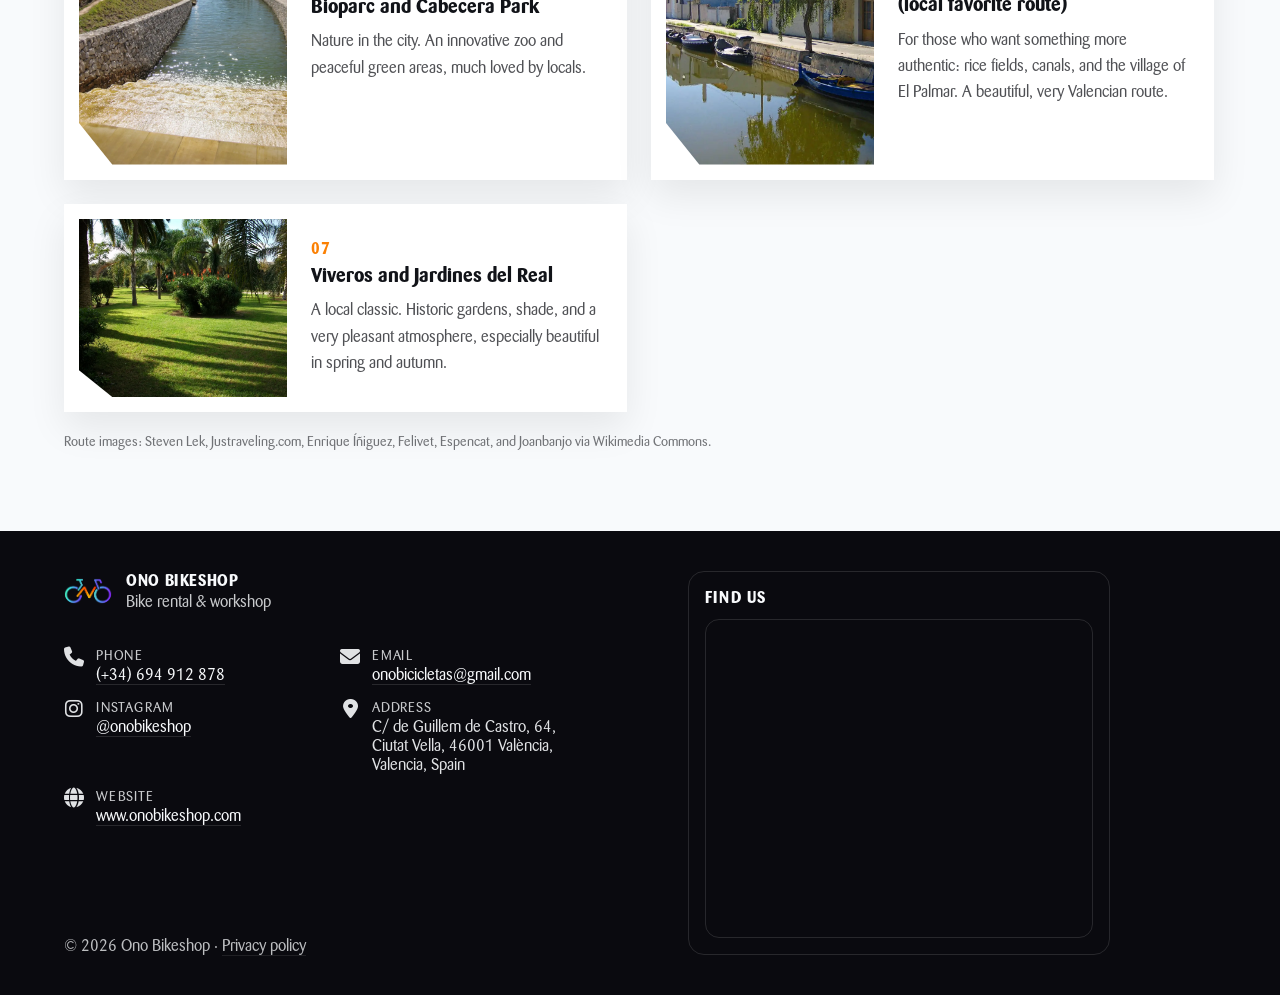
<file: rentals.html>
<!doctype html>
<html lang="en">
  <head>
    <meta charset="utf-8" />
    <meta name="viewport" content="width=device-width, initial-scale=1" />
    <title id="rentals-page-title" data-lang>Ono Bikeshop | Bike Rentals & Bicycle Rental in Valencia</title>
    <meta
      id="rentals-meta-description"
      name="description"
      content="Bike rentals and bicycle rental in Valencia with flexible prices, comfortable city bikes, child options, local advice, and recommended cycling routes."
      data-lang
      data-lang-attr="content"
    />
    <meta name="author" content="Ono Bikeshop" />
    <link rel="canonical" href="https://www.onobikeshop.com/rentals.html" />
    <meta id="rentals-og-title" property="og:title" content="Ono Bikeshop | Bike Rentals & Bicycle Rental in Valencia" data-lang data-lang-attr="content" />
    <meta
      id="rentals-og-description"
      property="og:description"
      content="Comfortable bike rentals and bicycle rental in Valencia with flexible prices, local advice, and recommended cycling routes."
      data-lang
      data-lang-attr="content"
    />
    <meta property="og:type" content="website" />
    <meta property="og:image" content="src/img/logo.png" />
    <meta name="twitter:card" content="summary" />
    <meta id="rentals-twitter-title" name="twitter:title" content="Ono Bikeshop | Bike Rentals & Bicycle Rental in Valencia" data-lang data-lang-attr="content" />
    <meta
      id="rentals-twitter-description"
      name="twitter:description"
      content="Comfortable bike rentals and bicycle rental in Valencia with flexible prices, local advice, and recommended cycling routes."
      data-lang
      data-lang-attr="content"
    />
    <meta name="twitter:image" content="src/img/logo.png" />
    <link id="logo" rel="icon" type="image/png" href="src/img/favicon.png" />
    <link rel="preload" href="src/fonts/barmeno/barmeno-regular-588ce228b68dd.otf" as="font" type="font/otf" crossorigin />
    <link rel="preload" href="src/fonts/barmeno/Barmeno Medium.otf" as="font" type="font/otf" crossorigin />
    <link
      rel="stylesheet"
      href="https://cdnjs.cloudflare.com/ajax/libs/font-awesome/6.5.2/css/all.min.css"
      referrerpolicy="no-referrer"
    />
    <link rel="stylesheet" href="styles/main.css" />
  </head>
  <body>
    <nav id="nav-primary-label" class="c-navbar" aria-label="Primary" data-lang data-lang-attr="aria-label">
      <div class="c-navbar__inner">
        <a class="c-navbar__brand" href="index.html#main">
          <img id="nav-logo-alt" class="c-navbar__logo" src="src/img/logo.png" alt="Ono Bikeshop logo" data-lang data-lang-attr="alt" />
          <span class="c-navbar__brand-text">ONO BIKESHOP</span>
        </a>
        <div class="c-navbar__panel" id="navbar-panel">
        <div class="c-navbar__nav" id="navbar-links">
          <a id="nav-home" class="c-navbar__link" href="index.html#main" data-lang>Home</a>
          <a id="nav-services" class="c-navbar__link" href="services.html" data-lang>Services</a>
          <a id="nav-rentals" class="c-navbar__link" href="rentals.html" data-lang>Rentals</a>
          <a id="nav-about" class="c-navbar__link" href="about.html" data-lang>About</a>
          <a id="nav-contact" class="c-navbar__link" href="contact.html" data-lang>Contact</a>
        </div>
        <div id="nav-contact-label" class="c-navbar__contact" aria-label="Quick contact" data-lang data-lang-attr="aria-label">
          <a class="c-navbar__contact-link" href="tel:+34694912878"
            ><i class="c-navbar__contact-icon fa-solid fa-phone" aria-hidden="true"></i>(+34) 694 912 878</a
          >
          <span class="c-navbar__sep" aria-hidden="true">•</span>
          <a class="c-navbar__contact-link" href="mailto:onobicicletas@gmail.com"
            ><i class="c-navbar__contact-icon fa-solid fa-envelope" aria-hidden="true"></i>onobicicletas@gmail.com</a
          >
          <span class="c-navbar__sep" aria-hidden="true">•</span>
          <a class="c-navbar__contact-link" href="https://instagram.com/onobikeshop" target="_blank" rel="noreferrer"
            ><i class="c-navbar__contact-icon fa-brands fa-instagram" aria-hidden="true"></i>@onobikeshop</a
          >
          <span class="c-navbar__sep" aria-hidden="true">•</span>
          <span id="nav-lang-label" class="c-navbar__lang" aria-label="Language selection" data-lang data-lang-attr="aria-label">
            <a id="es" class="c-navbar__lang-link" href="#" aria-label="Spanish version" data-lang data-lang-attr="aria-label">🇪🇸</a>
            <a id="en" class="c-navbar__lang-link" href="#" aria-label="English version" data-lang data-lang-attr="aria-label">🇬🇧</a>
          </span>
        </div>
        </div>
        <button
          id="nav-toggle"
          class="c-navbar__toggle"
          type="button"
          aria-controls="navbar-panel"
          aria-expanded="false"
          aria-label="Open menu"
          data-lang
          data-lang-attr="aria-label"
        >
          <span class="c-navbar__toggle-line" aria-hidden="true"></span>
          <span class="c-navbar__toggle-line" aria-hidden="true"></span>
          <span class="c-navbar__toggle-line" aria-hidden="true"></span>
        </button>
      </div>
    </nav>

    <main>
      <div class="p-rentals-page">
        <section class="p-rentals-hero">
          <div class="p-rentals-hero__inner">
            <div class="reveal-up" data-reveal>
              <p id="rentals-hero-eyebrow" class="p-rentals-hero__eyebrow" data-lang>Bike rental</p>
              <h1 id="rentals-hero-title" class="p-rentals-hero__title" data-lang>Ride Valencia at your own pace</h1>
              <p id="rentals-hero-lead" class="p-rentals-hero__lead" data-lang>
                We offer bike rentals in Valencia for every kind of ride, whether you're exploring solo, with friends, or with the whole family. All our bikes
                are kept in great condition, comfortable to ride, and ready to go, with options for children too.

                Need a bike for a few hours or a few days? No problem. We offer flexible rentals, fair prices, and local advice to help you get the
                most out of your time in the city.
              </p>
            </div>
            <div class="p-rentals-hero__media reveal-right" data-reveal>
              <img src="src/img/fotos/valencia.webp" alt="Valencia by bike" loading="lazy" />
            </div>
          </div>
        </section>

        <section class="p-rentals-prices">
          <div class="p-rentals-prices__inner">
            <div class="p-rentals-prices__head reveal-up" data-reveal>
              <h2 id="rental-title" class="p-rentals-prices__title" data-lang>Bike Rental</h2>
            </div>
            <div class="p-rentals-prices__cards">
              <div class="p-rentals-prices__row">
                <div class="p-rentals-prices__card reveal-up" data-reveal>
                  <h3 id="rental-regular-title" class="p-rentals-prices__card-title" data-lang>Regular bikes</h3>
                  <ul class="p-rentals-prices__list">
                  <li><span id="rental-regular-4h" data-lang>4 hours</span><strong id="rental-regular-4h-price" data-lang>8€</strong></li>
                  <li><span><span id="rental-regular-1d" data-lang>1 day</span> <small id="rental-regular-return" data-lang>(return by closing)</small></span><strong id="rental-regular-1d-price" data-lang>10€</strong></li>
                  <li><span id="rental-regular-24h" data-lang>24 hours</span><strong id="rental-regular-24h-price" data-lang>14€</strong></li>
                  <li><span id="rental-regular-2d" data-lang>2 days</span><strong id="rental-regular-2d-price" data-lang>22€</strong></li>
                  <li><span id="rental-regular-3d" data-lang>3 days</span><strong id="rental-regular-3d-price" data-lang>30€</strong></li>
                  <li><span id="rental-regular-4d" data-lang>4 days</span><strong id="rental-regular-4d-price" data-lang>38€</strong></li>
                  <li><span id="rental-regular-5d" data-lang>5 days</span><strong id="rental-regular-5d-price" data-lang>46€</strong></li>
                  <li><span id="rental-regular-6d" data-lang>6 days</span><strong id="rental-regular-6d-price" data-lang>54€</strong></li>
                  <li><span id="rental-regular-week" data-lang>1 week</span><strong id="rental-regular-week-price" data-lang>62€</strong></li>
                  </ul>
                </div>

                <div class="p-rentals-prices__card p-rentals-prices__card--premium reveal-up" data-reveal>
                  <h3 id="rental-premium-title" class="p-rentals-prices__card-title" data-lang>Premium bikes</h3>
                  <ul class="p-rentals-prices__list">
                  <li><span id="rental-premium-4h" data-lang>4 hours</span><strong id="rental-premium-4h-price" data-lang>10€</strong></li>
                  <li><span><span id="rental-premium-1d" data-lang>1 day</span> <small id="rental-premium-return" data-lang>(return by closing)</small></span><strong id="rental-premium-1d-price" data-lang>12€</strong></li>
                  <li><span id="rental-premium-24h" data-lang>24 hours</span><strong id="rental-premium-24h-price" data-lang>17€</strong></li>
                  <li><span id="rental-premium-2d" data-lang>2 days</span><strong id="rental-premium-2d-price" data-lang>26€</strong></li>
                  <li><span id="rental-premium-3d" data-lang>3 days</span><strong id="rental-premium-3d-price" data-lang>35€</strong></li>
                  <li><span id="rental-premium-4d" data-lang>4 days</span><strong id="rental-premium-4d-price" data-lang>44€</strong></li>
                  <li><span id="rental-premium-5d" data-lang>5 days</span><strong id="rental-premium-5d-price" data-lang>53€</strong></li>
                  <li><span id="rental-premium-6d" data-lang>6 days</span><strong id="rental-premium-6d-price" data-lang>62€</strong></li>
                  <li><span id="rental-premium-week" data-lang>1 week</span><strong id="rental-premium-week-price" data-lang>70€</strong></li>
                  </ul>
                </div>
              </div>

              <div class="p-rentals-prices__row">
                <div class="p-rentals-prices__card p-rentals-prices__card--mtb reveal-up" data-reveal>
                  <h3 id="rental-mtb-title" class="p-rentals-prices__card-title" data-lang>MTB/Road bikes</h3>
                  <ul class="p-rentals-prices__list">
                  <li><span id="rental-mtb-4h" data-lang>4 hours</span><strong id="rental-mtb-4h-price" data-lang>15€</strong></li>
                  <li><span><span id="rental-mtb-1d" data-lang>1 day</span> <small id="rental-mtb-return" data-lang>(return by closing)</small></span><strong id="rental-mtb-1d-price" data-lang>20€</strong></li>
                  <li><span id="rental-mtb-24h" data-lang>24 hours</span><strong id="rental-mtb-24h-price" data-lang>25€</strong></li>
                  <li><span id="rental-mtb-2d" data-lang>2 days</span><strong id="rental-mtb-2d-price" data-lang>39€</strong></li>
                  <li><span id="rental-mtb-3d" data-lang>3 days</span><strong id="rental-mtb-3d-price" data-lang>50€</strong></li>
                  <li><span id="rental-mtb-4d" data-lang>4 days</span><strong id="rental-mtb-4d-price" data-lang>61€</strong></li>
                  <li><span id="rental-mtb-5d" data-lang>5 days</span><strong id="rental-mtb-5d-price" data-lang>72€</strong></li>
                  <li><span id="rental-mtb-6d" data-lang>6 days</span><strong id="rental-mtb-6d-price" data-lang>83€</strong></li>
                  <li><span id="rental-mtb-week" data-lang>1 week</span><strong id="rental-mtb-week-price" data-lang>92€</strong></li>
                  </ul>
                </div>

                <div class="p-rentals-prices__card p-rentals-prices__card--ebike reveal-up" data-reveal>
                  <h3 id="rental-ebike-title" class="p-rentals-prices__card-title" data-lang>E-Bikes</h3>
                  <ul class="p-rentals-prices__list">
                  <li><span id="rental-ebike-4h" data-lang>4 hours</span><strong id="rental-ebike-4h-price" data-lang>25€</strong></li>
                  <li><span><span id="rental-ebike-1d" data-lang>1 day</span> <small id="rental-ebike-return" data-lang>(return by closing)</small></span><strong id="rental-ebike-1d-price" data-lang>30€</strong></li>
                  <li><span id="rental-ebike-24h" data-lang>24 hours</span><strong id="rental-ebike-24h-price" data-lang>35€</strong></li>
                  <li><span id="rental-ebike-2d" data-lang>2 days</span><strong id="rental-ebike-2d-price" data-lang>60€</strong></li>
                  <li><span id="rental-ebike-3d" data-lang>3 days</span><strong id="rental-ebike-3d-price" data-lang>85€</strong></li>
                  <li><span id="rental-ebike-4d" data-lang>4 days</span><strong id="rental-ebike-4d-price" data-lang>110€</strong></li>
                  <li><span id="rental-ebike-5d" data-lang>5 days</span><strong id="rental-ebike-5d-price" data-lang>135€</strong></li>
                  <li><span id="rental-ebike-6d" data-lang>6 days</span><strong id="rental-ebike-6d-price" data-lang>155€</strong></li>
                  <li><span id="rental-ebike-week" data-lang>1 week</span><strong id="rental-ebike-week-price" data-lang>175€</strong></li>
                  </ul>
                </div>
              </div>
            </div>
            <div class="p-rentals-upgrades reveal-up" data-reveal>
              <h3 id="rental-upgrades-title" class="p-rentals-upgrades__title" data-lang>Upgrade your experience</h3>
              <ul class="p-rentals-upgrades__list">
                <li>
                  <span id="rental-upgrade-helmet" data-lang>Helmet 2€/day (free for children up to 16 y.o)</span>
                </li>
                <li>
                  <span id="rental-upgrade-phone" data-lang>Phone holder 1€/day</span>
                </li>
                <li>
                  <span id="rental-upgrade-child-seat" data-lang>Child seat 5€/day</span>
                </li>
                <li>
                  <span id="rental-upgrade-assistance" data-lang>Assistance 5€/day per bicycle (this includes mechanical assistance in the city of Valencia and covers accidental damage to parts. Lost or stolen parts are covered up to 50% from the total price stated in the contract).</span>
                </li>
              </ul>
              <p id="rental-deposit-note" class="p-rentals-upgrades__deposit" data-lang>ONO requests a deposit of 50€ per bike (it can be adjusted depending on the size of the group).</p>
            </div>
            <div class="p-rentals-cta reveal-up" data-reveal>
              <div>
                <h3 id="rentals-cta-title" class="p-rentals-cta__title" data-lang>Ready to ride?</h3>
                <p id="rentals-cta-body" class="p-rentals-cta__body" data-lang>
                  Reserve your bike by phone or email. Tell us when you are coming, how many bikes you need, and for how long.
                </p>
              </div>
              <div class="p-rentals-cta__actions">
                <a id="rentals-cta-call" class="p-rentals-cta__button p-rentals-cta__button--primary" href="contact.html" data-lang>Contact us for rentals</a>
                <a id="rentals-cta-whatsapp" class="p-rentals-cta__button" href="https://wa.me/34694912878" target="_blank" rel="noreferrer" data-lang>WhatsApp</a>
              </div>
            </div>
          </div>
        </section>

        <section class="p-routes">
          <div class="p-routes__inner">
            <div class="p-routes__head reveal-up" data-reveal>
              <h2 id="routes-title" class="p-routes__title" data-lang>Recommended routes</h2>
            </div>
            <div class="p-routes__list">
              <div class="p-routes__item reveal-up" data-reveal>
                <img src="src/img/fotos/route-turia.webp" alt="Turia Garden route" loading="lazy" />
                <div>
                  <span class="p-routes__number">01</span>
                  <h3 id="route-turia-title" data-lang>Jardín del Turia</h3>
                  <p id="route-turia-body" data-lang>
                    One of Europe’s most impressive urban parks. Almost 10 km of car-free bike lane, surrounded by gardens and a relaxed atmosphere.
                    Perfect for every level.
                  </p>
                </div>
              </div>

              <div class="p-routes__item reveal-up" data-reveal>
                <img src="src/img/fotos/route-arts.webp" alt="City of Arts and Sciences route" loading="lazy" />
                <div>
                  <span class="p-routes__number">02</span>
                  <h3 id="route-arts-title" data-lang>City of Arts and Sciences</h3>
                  <p id="route-arts-body" data-lang>Valencia’s modern symbol. Futuristic architecture, waterside paths, and very photogenic.</p>
                </div>
              </div>

              <div class="p-routes__item reveal-up" data-reveal>
                <img src="src/img/fotos/route-malvarrosa.webp" alt="Malvarrosa and Cabanyal route" loading="lazy" />
                <div>
                  <span class="p-routes__number">03</span>
                  <h3 id="route-malvarrosa-title" data-lang>Malvarrosa Beach and El Cabanyal</h3>
                  <p id="route-malvarrosa-body" data-lang>
                    Seafront promenade, sea breeze, and local atmosphere. Ideal for combining a bike ride with a swim and good food.
                  </p>
                </div>
              </div>

              <div class="p-routes__item reveal-up" data-reveal>
                <img src="src/img/fotos/route-historic.webp" alt="Historic center route" loading="lazy" />
                <div>
                  <span class="p-routes__number">04</span>
                  <h3 id="route-historic-title" data-lang>Historic Center</h3>
                  <p id="route-historic-body" data-lang>
                    Medieval streets, La Lonja de la Seda, the Central Market, and charming squares. Valencia at its most authentic.
                  </p>
                </div>
              </div>

              <div class="p-routes__item reveal-up" data-reveal>
                <img src="src/img/fotos/route-bioparc.webp" alt="Bioparc and Cabecera Park route" loading="lazy" />
                <div>
                  <span class="p-routes__number">05</span>
                  <h3 id="route-bioparc-title" data-lang>Bioparc and Cabecera Park</h3>
                  <p id="route-bioparc-body" data-lang>Nature in the city. An innovative zoo and peaceful green areas, much loved by locals.</p>
                </div>
              </div>

              <div class="p-routes__item reveal-up" data-reveal>
                <img src="src/img/fotos/route-palmar.webp" alt="Huerta de Valencia and El Palmar route" loading="lazy" />
                <div>
                  <span class="p-routes__number">06</span>
                  <h3 id="route-huerta-title" data-lang>Huerta de Valencia and El Palmar (local favorite route)</h3>
                  <p id="route-huerta-body" data-lang>
                    For those who want something more authentic: rice fields, canals, and the village of El Palmar. A beautiful, very Valencian route.
                  </p>
                </div>
              </div>

              <div class="p-routes__item reveal-up" data-reveal>
                <img src="src/img/fotos/route-viveros.webp" alt="Viveros and Jardines del Real route" loading="lazy" />
                <div>
                  <span class="p-routes__number">07</span>
                  <h3 id="route-viveros-title" data-lang>Viveros and Jardines del Real</h3>
                  <p id="route-viveros-body" data-lang>
                    A local classic. Historic gardens, shade, and a very pleasant atmosphere, especially beautiful in spring and autumn.
                  </p>
                </div>
              </div>
            </div>
            <p class="p-routes__credits">
              Route images: Steven Lek, Justraveling.com, Enrique Íñiguez, Felivet, Espencat, and Joanbanjo via Wikimedia Commons.
            </p>
          </div>
        </section>
      </div>
    </main>

    <footer id="contact" class="c-footer">
      <div class="c-footer__inner">
        <div class="c-footer__grid">
          <div class="c-footer__left">
            <div class="c-footer__brand-row">
              <img id="footer-logo-alt" class="c-footer__logo" src="src/img/logo.png" alt="Ono Bikeshop logo" data-lang data-lang-attr="alt" />
              <div>
                <div class="c-footer__brand">Ono Bikeshop</div>
                <div id="footer-tagline" class="c-footer__tag" data-lang>Bike rental & workshop</div>
              </div>
            </div>

            <div id="footer-contact-label" class="c-footer__contact" aria-label="Contact" data-lang data-lang-attr="aria-label">
              <div class="c-footer__row">
                <i class="c-footer__icon fa-solid fa-phone" aria-hidden="true"></i>
                <div class="c-footer__row-text">
                  <div id="footer-phone-label" class="c-footer__label" data-lang>Phone</div>
                  <a class="c-footer__link" href="tel:+34694912878">(+34) 694 912 878</a>
                </div>
              </div>

              <div class="c-footer__row">
                <i class="c-footer__icon fa-solid fa-envelope" aria-hidden="true"></i>
                <div class="c-footer__row-text">
                  <div id="footer-email-label" class="c-footer__label" data-lang>Email</div>
                  <a class="c-footer__link" href="mailto:onobicicletas@gmail.com">onobicicletas@gmail.com</a>
                </div>
              </div>

              <div class="c-footer__row">
                <i class="c-footer__icon fa-brands fa-instagram" aria-hidden="true"></i>
                <div class="c-footer__row-text">
                  <div id="footer-instagram-label" class="c-footer__label" data-lang>Instagram</div>
                  <a class="c-footer__link" href="https://instagram.com/onobikeshop" target="_blank" rel="noreferrer">@onobikeshop</a>
                </div>
              </div>

              <div class="c-footer__row">
                <i class="c-footer__icon fa-solid fa-location-dot" aria-hidden="true"></i>
                <div class="c-footer__row-text">
                  <div id="footer-address-label" class="c-footer__label" data-lang>Address</div>
                  <span id="footer-address" class="c-footer__addr" data-lang>
                    C/ de Guillem de Castro, 64, Ciutat Vella, 46001 València, Valencia, Spain
                  </span>
                </div>
              </div>

              <div class="c-footer__row">
                <i class="c-footer__icon fa-solid fa-globe" aria-hidden="true"></i>
                <div class="c-footer__row-text">
                  <div id="footer-website-label" class="c-footer__label" data-lang>Website</div>
                  <a class="c-footer__link" href="https://www.onobikeshop.com" target="_blank" rel="noreferrer">www.onobikeshop.com</a>
                </div>
              </div>
            </div>

            <div class="c-footer__meta">© <span data-year></span> Ono Bikeshop · <a id="footer-privacy-link" class="c-footer__link" href="privacy.html" data-lang>Privacy policy</a></div>
          </div>

          <div id="footer-map-label" class="c-footer__right" aria-label="Map placeholder" data-lang data-lang-attr="aria-label">
            <div class="c-footer__map">
              <div id="footer-map-title" class="c-footer__map-title" data-lang>Find us</div>
              <div id="footer-map-box" class="c-footer__map-box">
                <iframe
                  title="Ono Bikeshop location on Google Maps"
                  src="https://www.google.com/maps?q=C%2F%20de%20Guillem%20de%20Castro%2C%2064%2C%20Valencia%2C%20Spain&output=embed"
                  loading="lazy"
                  referrerpolicy="no-referrer-when-downgrade"
                ></iframe>
              </div>
            </div>
          </div>
        </div>
      </div>
    </footer>

    <script src="scripts/reveal.js"></script>
    <script src="scripts/navbar.js"></script>
    <script src="scripts/lang.js"></script>
    <script>
      const yearNodes = document.querySelectorAll("[data-year]");
      const year = new Date().getFullYear();
      for (const node of yearNodes) node.textContent = year;
    </script>
  </body>
</html>
</file>
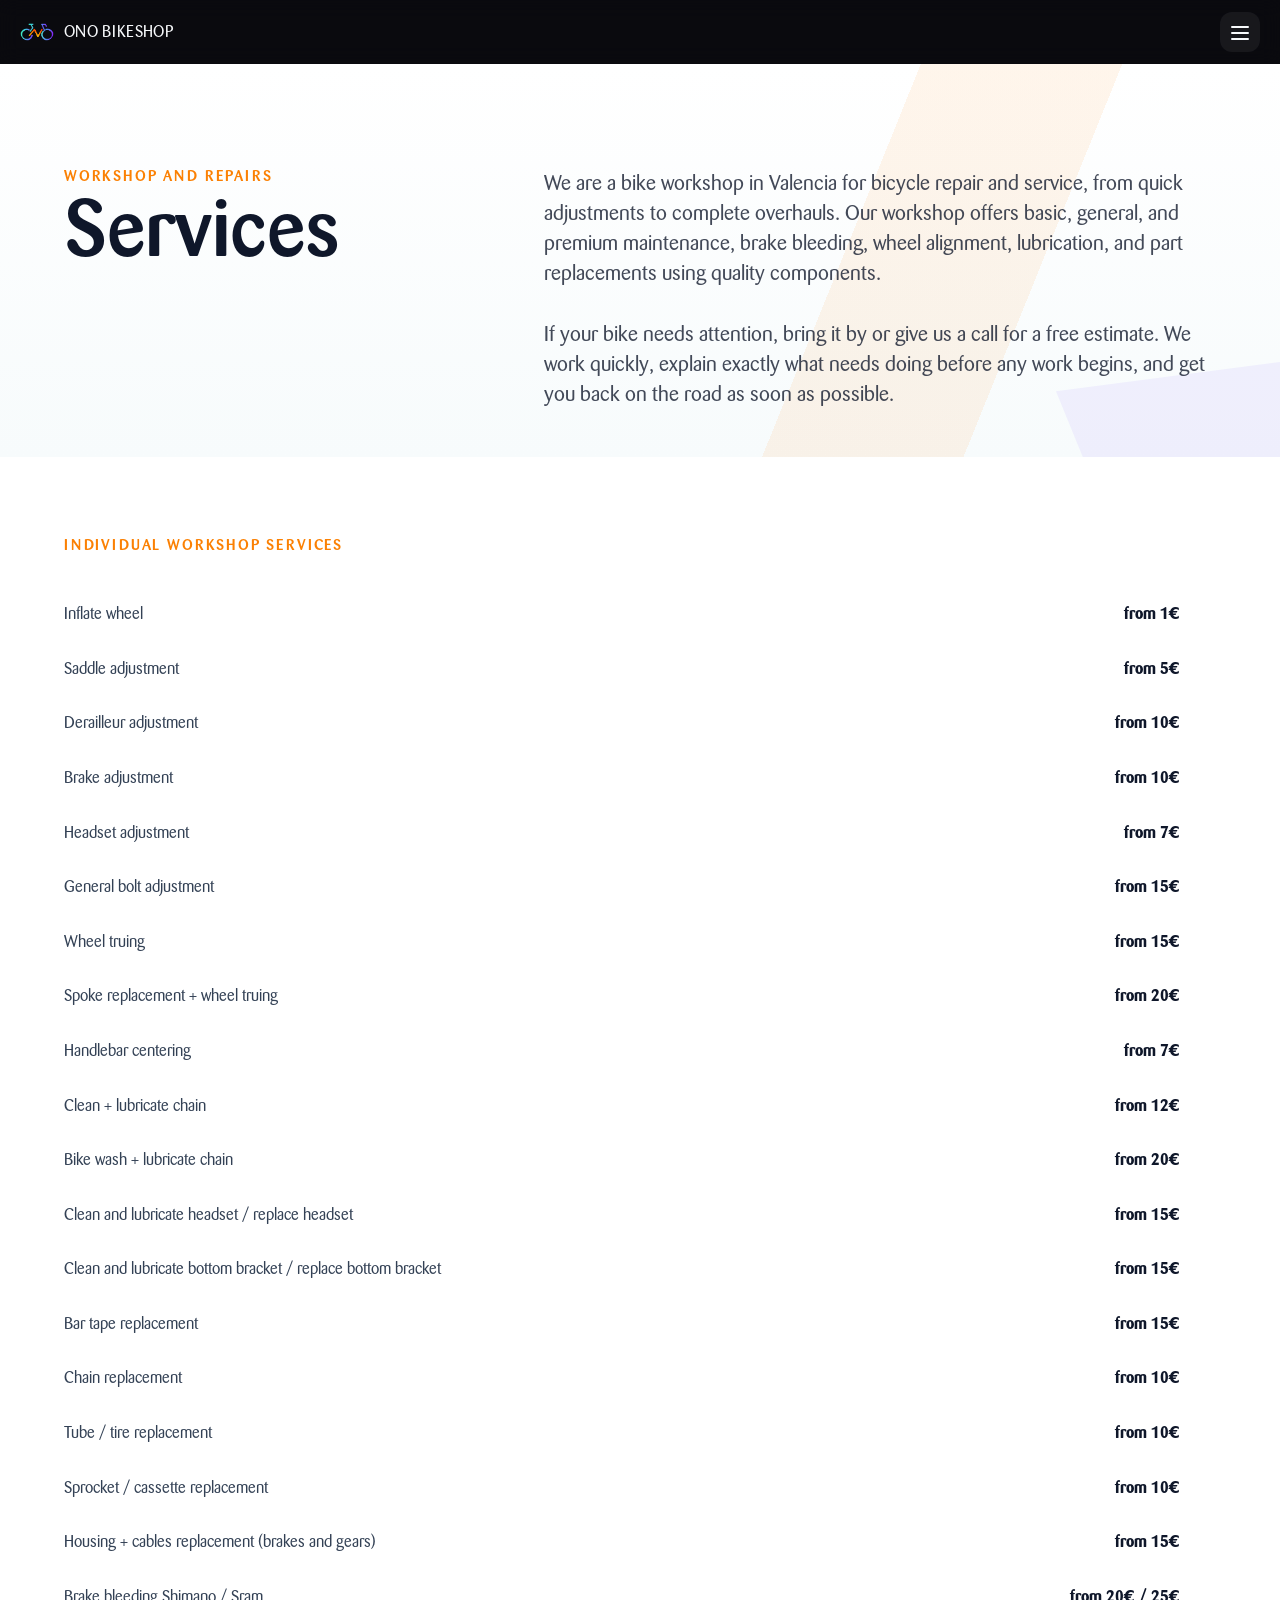
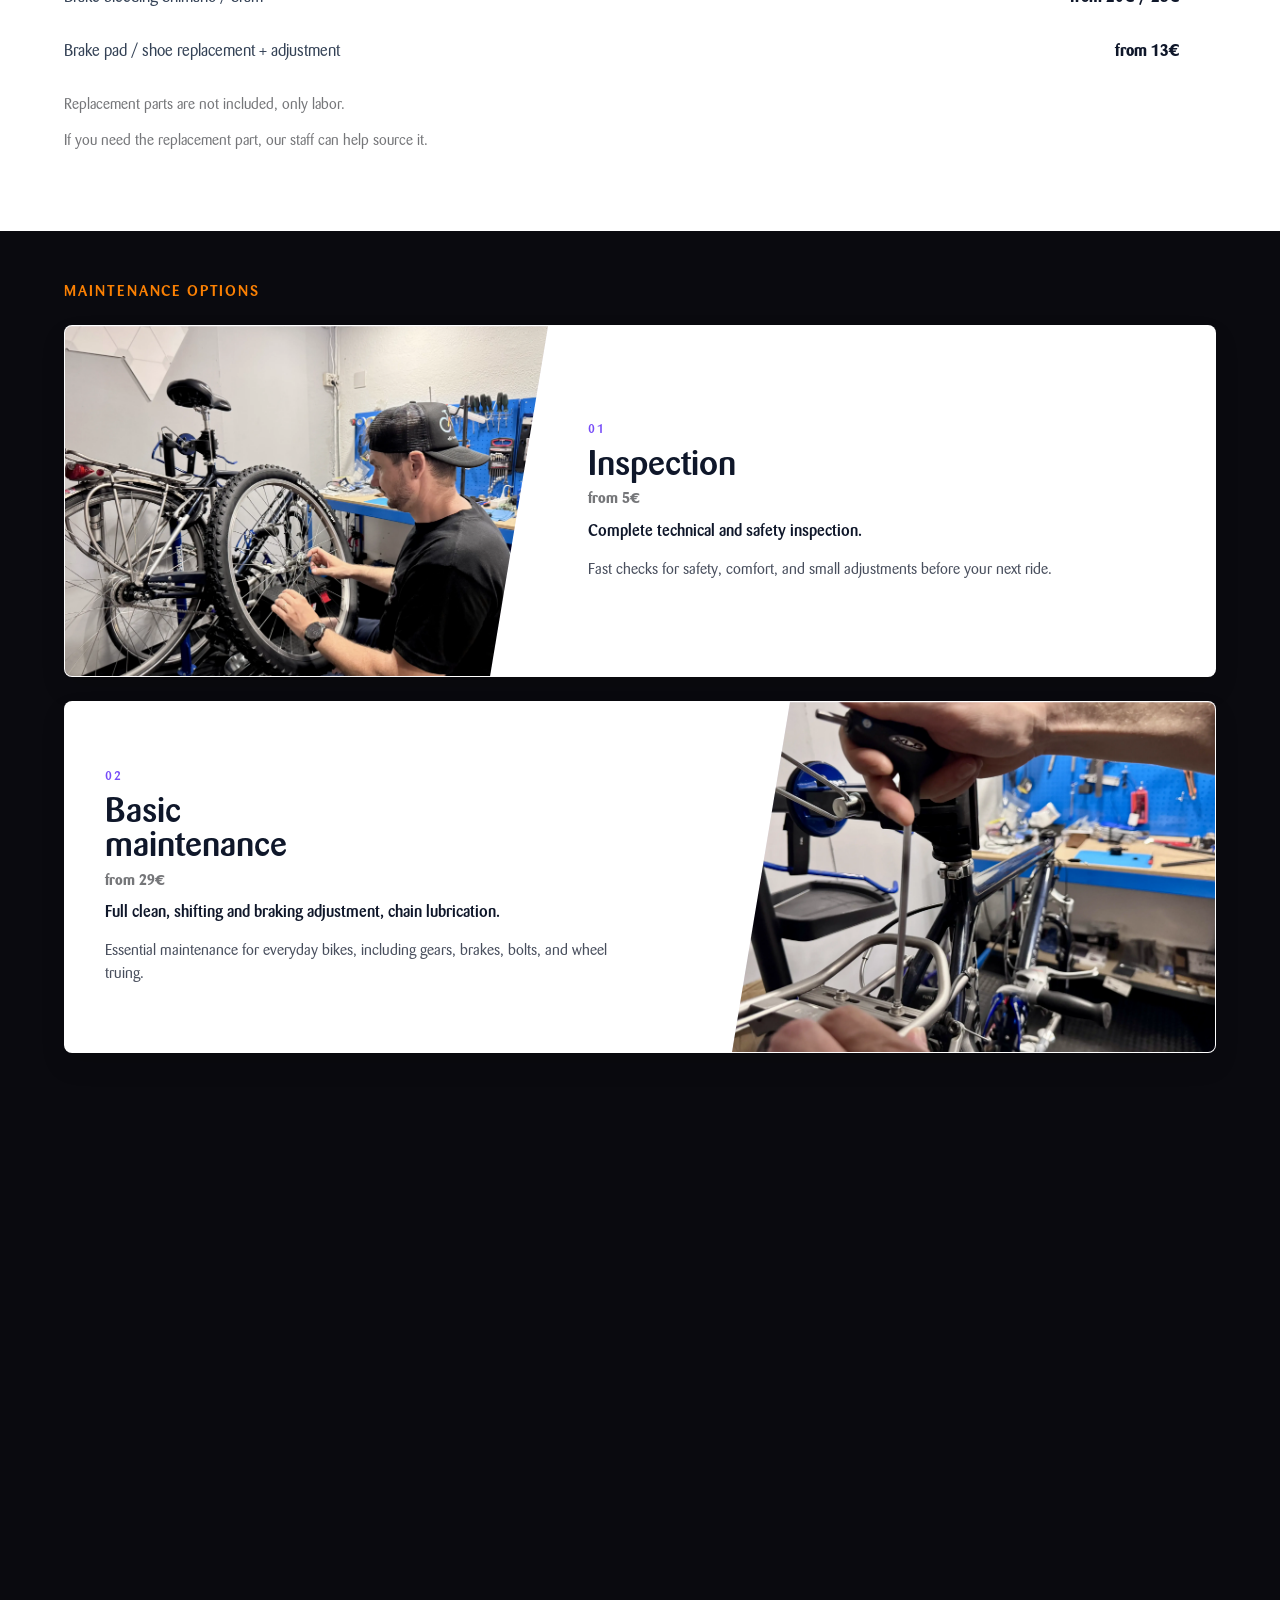
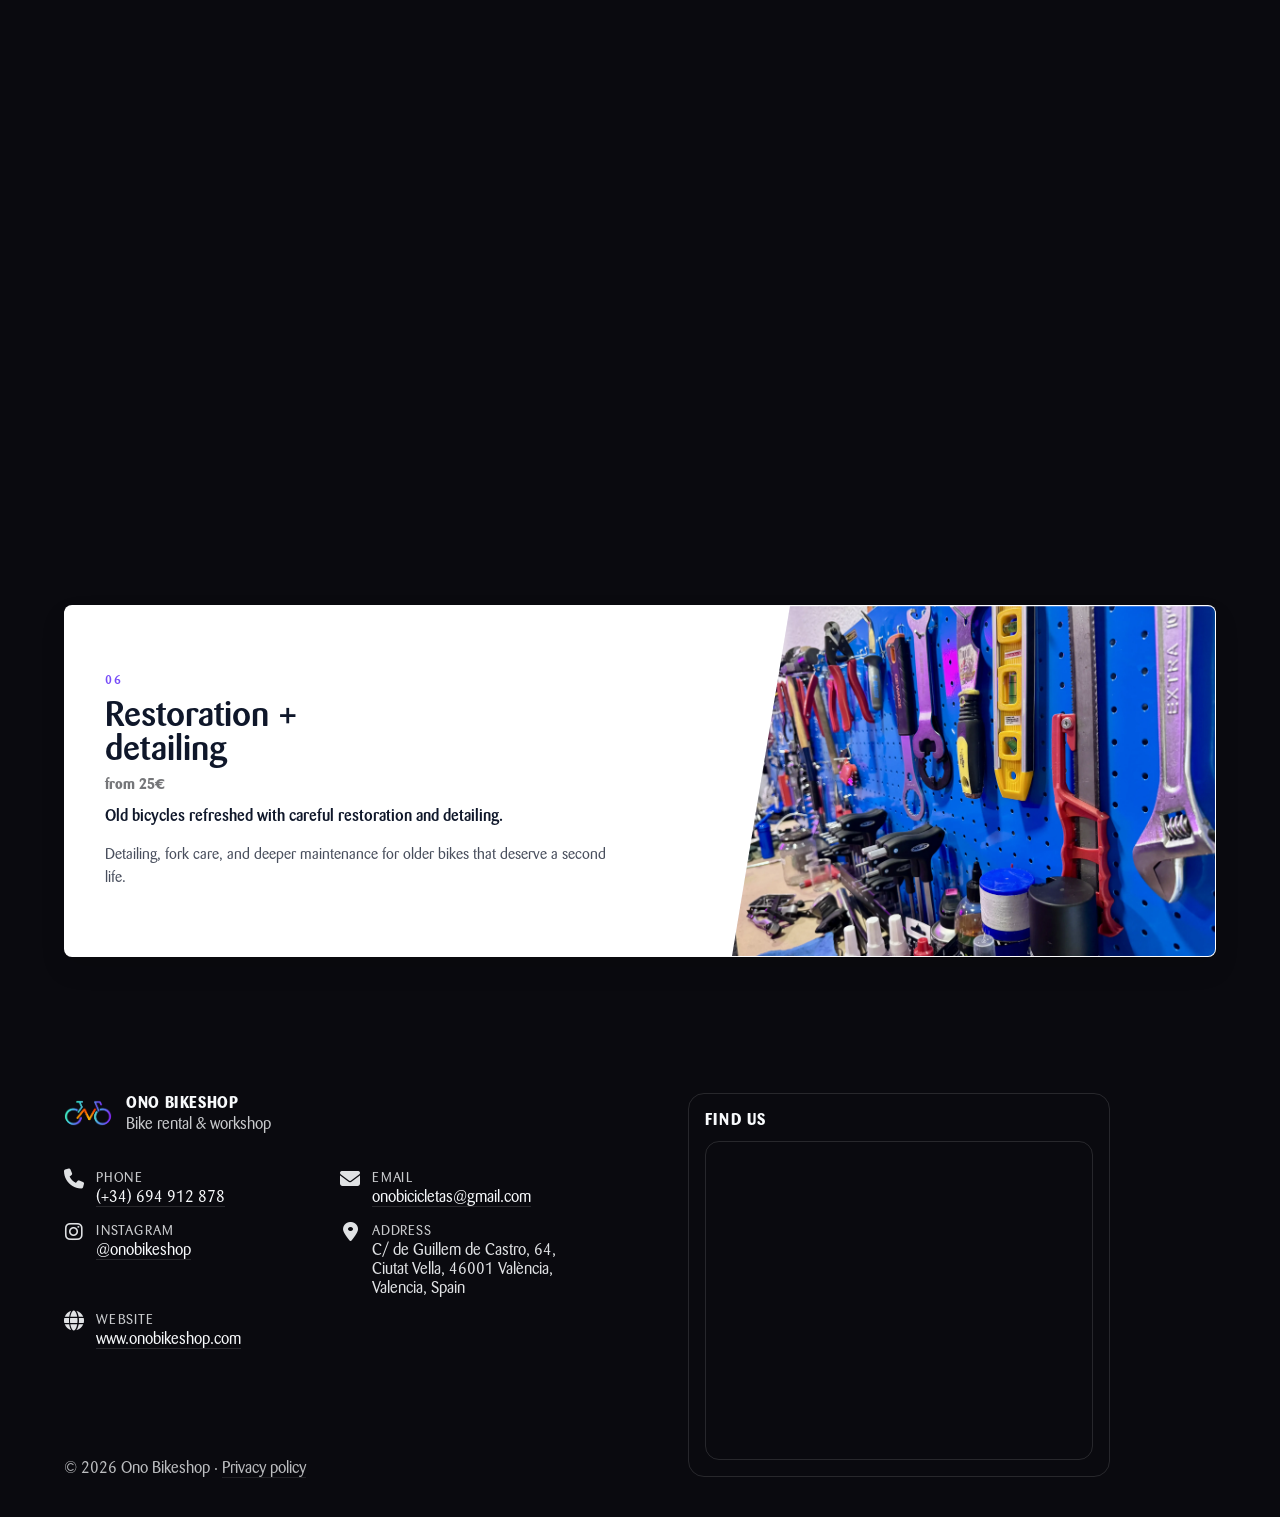
<file: services.html>
<!doctype html>
<html lang="en">
  <head>
    <meta charset="utf-8" />
    <meta name="viewport" content="width=device-width, initial-scale=1" />
    <title id="services-page-title" data-lang>Ono Bikeshop | Bike Workshop & Bicycle Repair in Valencia</title>
    <meta
      id="services-meta-description"
      name="description"
      content="Bike workshop and bicycle repair in Valencia from Ono Bikeshop, including inspections, maintenance, brake adjustments, custom builds, and restoration."
      data-lang
      data-lang-attr="content"
    />
    <meta name="author" content="Ono Bikeshop" />
    <link rel="canonical" href="https://www.onobikeshop.com/services.html" />
    <meta id="services-og-title" property="og:title" content="Ono Bikeshop | Bike Workshop & Bicycle Repair in Valencia" data-lang data-lang-attr="content" />
    <meta
      id="services-og-description"
      property="og:description"
      content="Bike workshop and bicycle repair in Valencia from Ono Bikeshop, including inspections, maintenance, brake adjustments, custom builds, and restoration."
      data-lang
      data-lang-attr="content"
    />
    <meta property="og:type" content="website" />
    <meta property="og:image" content="src/img/logo.png" />
    <meta name="twitter:card" content="summary" />
    <meta id="services-twitter-title" name="twitter:title" content="Ono Bikeshop | Bike Workshop & Bicycle Repair in Valencia" data-lang data-lang-attr="content" />
    <meta
      id="services-twitter-description"
      name="twitter:description"
      content="Bike workshop and bicycle repair in Valencia from Ono Bikeshop, including inspections, maintenance, brake adjustments, custom builds, and restoration."
      data-lang
      data-lang-attr="content"
    />
    <meta name="twitter:image" content="src/img/logo.png" />
    <link id="logo" rel="icon" type="image/png" href="src/img/favicon.png" />
    <link rel="preload" href="src/fonts/barmeno/barmeno-regular-588ce228b68dd.otf" as="font" type="font/otf" crossorigin />
    <link rel="preload" href="src/fonts/barmeno/Barmeno Medium.otf" as="font" type="font/otf" crossorigin />
    <link
      rel="stylesheet"
      href="https://cdnjs.cloudflare.com/ajax/libs/font-awesome/6.5.2/css/all.min.css"
      referrerpolicy="no-referrer"
    />
    <link rel="stylesheet" href="styles/main.css" />
  </head>
  <body>
    <nav id="nav-primary-label" class="c-navbar" aria-label="Primary" data-lang data-lang-attr="aria-label">
      <div class="c-navbar__inner">
        <a class="c-navbar__brand" href="index.html#main">
          <img id="nav-logo-alt" class="c-navbar__logo" src="src/img/logo.png" alt="Ono Bikeshop logo" data-lang data-lang-attr="alt" />
          <span class="c-navbar__brand-text">ONO BIKESHOP</span>
        </a>
        <div class="c-navbar__panel" id="navbar-panel">
        <div class="c-navbar__nav" id="navbar-links">
          <a id="nav-home" class="c-navbar__link" href="index.html#main" data-lang>Home</a>
          <a id="nav-services" class="c-navbar__link" href="services.html" data-lang>Services</a>
          <a id="nav-rentals" class="c-navbar__link" href="rentals.html" data-lang>Rentals</a>
          <a id="nav-about" class="c-navbar__link" href="about.html" data-lang>About</a>
          <a id="nav-contact" class="c-navbar__link" href="contact.html" data-lang>Contact</a>
        </div>
        <div id="nav-contact-label" class="c-navbar__contact" aria-label="Quick contact" data-lang data-lang-attr="aria-label">
          <a class="c-navbar__contact-link" href="tel:+34694912878"
            ><i class="c-navbar__contact-icon fa-solid fa-phone" aria-hidden="true"></i>(+34) 694 912 878</a
          >
          <span class="c-navbar__sep" aria-hidden="true">•</span>
          <a class="c-navbar__contact-link" href="mailto:onobicicletas@gmail.com"
            ><i class="c-navbar__contact-icon fa-solid fa-envelope" aria-hidden="true"></i>onobicicletas@gmail.com</a
          >
          <span class="c-navbar__sep" aria-hidden="true">•</span>
          <a class="c-navbar__contact-link" href="https://instagram.com/onobikeshop" target="_blank" rel="noreferrer"
            ><i class="c-navbar__contact-icon fa-brands fa-instagram" aria-hidden="true"></i>@onobikeshop</a
          >
          <span class="c-navbar__sep" aria-hidden="true">•</span>
          <span id="nav-lang-label" class="c-navbar__lang" aria-label="Language selection" data-lang data-lang-attr="aria-label">
            <a id="es" class="c-navbar__lang-link" href="#" aria-label="Spanish version" data-lang data-lang-attr="aria-label">🇪🇸</a>
            <a id="en" class="c-navbar__lang-link" href="#" aria-label="English version" data-lang data-lang-attr="aria-label">🇬🇧</a>
          </span>
        </div>
        </div>
        <button
          id="nav-toggle"
          class="c-navbar__toggle"
          type="button"
          aria-controls="navbar-panel"
          aria-expanded="false"
          aria-label="Open menu"
          data-lang
          data-lang-attr="aria-label"
        >
          <span class="c-navbar__toggle-line" aria-hidden="true"></span>
          <span class="c-navbar__toggle-line" aria-hidden="true"></span>
          <span class="c-navbar__toggle-line" aria-hidden="true"></span>
        </button>
      </div>
    </nav>

    <main>
      <div class="p-services-page">
        <section class="p-services-hero">
          <div class="p-services-hero__inner">
            <div>
              <p id="services-hero-eyebrow" class="p-services-hero__eyebrow" data-lang>Workshop and repairs</p>
              <h1 id="services-hero-title" class="p-services-hero__title" data-lang>Services</h1>
            </div>
            <p id="services-hero-lead" class="p-services-hero__lead" data-lang>
              We are a bike workshop in Valencia for bicycle repair and service, from quick adjustments to complete overhauls. Our workshop offers
              basic, general, and premium maintenance, brake bleeding, wheel alignment, lubrication, and part replacements
              using quality components.

              If your bike needs attention, bring it by or give us a call for a free estimate. We work quickly, explain
              exactly what needs doing before any work begins, and get you back on the road as soon as possible.
            </p>
          </div>
        </section>

        <section class="p-services-price-list" aria-labelledby="services-list-title" data-reveal>
          <h2 id="services-list-title" class="p-services-price-list__title" data-lang>Individual workshop services</h2>
          <ul class="p-services-price-list__list">
            <li><span id="service-price-inflate" data-lang>Inflate wheel</span><strong id="service-price-inflate-cost" data-lang>from 1€</strong></li>
            <li><span id="service-price-saddle" data-lang>Saddle adjustment</span><strong id="service-price-saddle-cost" data-lang>from 5€</strong></li>
            <li><span id="service-price-derailleur" data-lang>Derailleur adjustment</span><strong id="service-price-derailleur-cost" data-lang>from 10€</strong></li>
            <li><span id="service-price-brakes" data-lang>Brake adjustment</span><strong id="service-price-brakes-cost" data-lang>from 10€</strong></li>
            <li><span id="service-price-headset" data-lang>Headset adjustment</span><strong id="service-price-headset-cost" data-lang>from 7€</strong></li>
            <li><span id="service-price-bolts" data-lang>General bolt adjustment</span><strong id="service-price-bolts-cost" data-lang>from 15€</strong></li>
            <li><span id="service-price-wheel" data-lang>Wheel truing</span><strong id="service-price-wheel-cost" data-lang>from 15€</strong></li>
            <li><span id="service-price-spoke" data-lang>Spoke replacement + wheel truing</span><strong id="service-price-spoke-cost" data-lang>from 20€</strong></li>
            <li><span id="service-price-handlebar" data-lang>Handlebar centering</span><strong id="service-price-handlebar-cost" data-lang>from 7€</strong></li>
            <li><span id="service-price-chain-clean" data-lang>Clean + lubricate chain</span><strong id="service-price-chain-clean-cost" data-lang>from 12€</strong></li>
            <li><span id="service-price-bike-wash" data-lang>Bike wash + lubricate chain</span><strong id="service-price-bike-wash-cost" data-lang>from 20€</strong></li>
            <li><span id="service-price-headset-service" data-lang>Clean and lubricate headset / replace headset</span><strong id="service-price-headset-service-cost" data-lang>from 15€</strong></li>
            <li><span id="service-price-bottom-bracket" data-lang>Clean and lubricate bottom bracket / replace bottom bracket</span><strong id="service-price-bottom-bracket-cost" data-lang>from 15€</strong></li>
            <li><span id="service-price-bar-tape" data-lang>Bar tape replacement</span><strong id="service-price-bar-tape-cost" data-lang>from 15€</strong></li>
            <li><span id="service-price-chain" data-lang>Chain replacement</span><strong id="service-price-chain-cost" data-lang>from 10€</strong></li>
            <li><span id="service-price-tube" data-lang>Tube / tire replacement</span><strong id="service-price-tube-cost" data-lang>from 10€</strong></li>
            <li><span id="service-price-cassette" data-lang>Sprocket / cassette replacement</span><strong id="service-price-cassette-cost" data-lang>from 10€</strong></li>
            <li><span id="service-price-cables" data-lang>Housing + cables replacement (brakes and gears)</span><strong id="service-price-cables-cost" data-lang>from 15€</strong></li>
            <li><span id="service-price-bleed" data-lang>Brake bleeding Shimano / Sram</span><strong id="service-price-bleed-cost" data-lang>from 20€ / 25€</strong></li>
            <li><span id="service-price-pads" data-lang>Brake pad / shoe replacement + adjustment</span><strong id="service-price-pads-cost" data-lang>from 13€</strong></li>
          </ul>
          <p id="service-price-note-parts" class="p-services-price-list__note" data-lang>Replacement parts are not included, only labor.</p>
          <p id="service-price-note-staff" class="p-services-price-list__note" data-lang>If you need the replacement part, our staff can help source it.</p>
        </section>

        <div class="p-services-list-head">
          <p id="services-options-title" class="p-services-list-head__eyebrow" data-lang>Maintenance options</p>
        </div>

        <section class="p-services-list" aria-label="Detailed services">
        <div class="p-service-item" data-reveal>
          <div class="p-service-item__media">
            <img class="p-service-item__img" src="src/img/fotos/service-a.webp" alt="Inspection" loading="lazy" />
          </div>
          <div class="p-service-item__content">
            <p class="p-service-item__number">01</p>
            <h2 id="service-inspection-title" class="p-service-item__title" data-lang>Inspection</h2>
            <span id="service-inspection-price" class="p-service-item__price" data-lang>from 5€</span>
            <p id="service-inspection-summary" class="p-service-item__summary" data-lang>Complete technical and safety inspection.</p>
            <p id="service-inspection-body" class="p-service-item__body" data-lang>
              Quick checks and simple adjustments from 5€ to 15€, including saddle position, derailleur setup, brake adjustment, headset
              adjustment, general bolts, and wheel centering.
            </p>
          </div>
        </div>

        <div class="p-service-item" data-reveal>
          <div class="p-service-item__media">
            <img class="p-service-item__img" src="src/img/fotos/service-b.webp" alt="Basic maintenance" loading="lazy" />
          </div>
          <div class="p-service-item__content">
            <p class="p-service-item__number">02</p>
            <h2 id="service-basic-title" class="p-service-item__title" data-lang>Basic maintenance</h2>
            <span id="service-basic-price" class="p-service-item__price" data-lang>from 29€</span>
            <p id="service-basic-summary" class="p-service-item__summary" data-lang>Full clean, shifting and braking adjustment, chain lubrication.</p>
            <p id="service-basic-body" class="p-service-item__body" data-lang>
              From 29€. Includes saddle adjustment, gears, derailleur, mechanical brakes, general bolts, and wheel truing. Hydraulic brake
              bleeding: from 20€ Shimano or from 25€ Sram.
            </p>
          </div>
        </div>

        <div class="p-service-item" data-reveal>
          <div class="p-service-item__media">
            <img class="p-service-item__img" src="src/img/fotos/service-c.webp" alt="Premium maintenance" loading="lazy" />
          </div>
          <div class="p-service-item__content">
            <p class="p-service-item__number">03</p>
            <h2 id="service-premium-title" class="p-service-item__title" data-lang>Premium maintenance</h2>
            <span id="service-premium-price" class="p-service-item__price" data-lang>from 59€ / 79€</span>
            <p id="service-premium-summary" class="p-service-item__summary" data-lang>Full disassembly, inspection, lubrication, and rebuild.</p>
            <p id="service-premium-body" class="p-service-item__body" data-lang>
              General maintenance from 59€ includes basic maintenance plus wash, cone lubrication, play inspection, brake pad adjustment, disc
              alignment, and chain lubrication. Premium maintenance from 79€ adds headset, hubs, bottom bracket, chainrings, cranks, pedals,
              derailleur hanger, cassette/sprocket, and lubrication.
            </p>
          </div>
        </div>

        <div class="p-service-item" data-reveal>
          <div class="p-service-item__media">
            <img class="p-service-item__img" src="src/img/fotos/service-d.webp" alt="Per-part services" loading="lazy" />
          </div>
          <div class="p-service-item__content">
            <p class="p-service-item__number">04</p>
            <h2 id="service-parts-title" class="p-service-item__title" data-lang>Per-part services</h2>
            <span id="service-parts-price" class="p-service-item__price" data-lang>from 1€</span>
            <p id="service-parts-summary" class="p-service-item__summary" data-lang>Wheel truing, hubs, bottom bracket, drivetrain, headset, bar tape, seatpost, and saddle.</p>
            <p id="service-parts-body" class="p-service-item__body" data-lang>
              Individual work includes wheel truing from 15€, spoke replacement + wheel truing from 20€, chain cleaning from 12€, bike wash +
              chain lubrication from 20€, headset or bottom bracket service from 15€, and brake bleeding from 20€ / 25€.
            </p>
          </div>
        </div>

        <div class="p-service-item" data-reveal>
          <div class="p-service-item__media">
            <img class="p-service-item__img" src="src/img/fotos/service-e.webp" alt="Custom builds" loading="lazy" />
          </div>
          <div class="p-service-item__content">
            <p class="p-service-item__number">05</p>
            <h2 id="service-custom-title" class="p-service-item__title" data-lang>Custom builds</h2>
            <span id="service-custom-price" class="p-service-item__price" data-lang></span>
            <p id="service-custom-summary" class="p-service-item__summary" data-lang>Personalized bicycles built from the frame.</p>
            <p id="service-custom-body" class="p-service-item__body" data-lang>
              Need new parts fitted? We replace bar tape, chains, tubes, tires, sprockets, cassettes, cable housing, brake cables, and shift
              cables. Replacement parts are not included in labor prices, but our team can help source them.
            </p>
          </div>
        </div>

        <div class="p-service-item" data-reveal>
          <div class="p-service-item__media">
            <img class="p-service-item__img" src="src/img/fotos/service-f.webp" alt="Restoration and detailing" loading="lazy" />
          </div>
          <div class="p-service-item__content">
            <p class="p-service-item__number">06</p>
            <h2 id="service-restoration-title" class="p-service-item__title" data-lang>Restoration + detailing</h2>
            <span id="service-restoration-price" class="p-service-item__price" data-lang>from 25€</span>
            <p id="service-restoration-summary" class="p-service-item__summary" data-lang>Old bicycles refreshed with careful restoration and detailing.</p>
            <p id="service-restoration-body" class="p-service-item__body" data-lang>
              Spring fork maintenance starts from 25€ and includes disassembly, cleaning, lubrication, and assembly. For older bikes, we can combine
              detailing, replacement parts, and deeper maintenance to bring the bike back to a cleaner, smoother ride.
            </p>
          </div>
        </div>
        </section>

      </div>
    </main>

    <footer id="contact" class="c-footer">
      <div class="c-footer__inner">
        <div class="c-footer__grid">
          <div class="c-footer__left">
            <div class="c-footer__brand-row">
              <img id="footer-logo-alt" class="c-footer__logo" src="src/img/logo.png" alt="Ono Bikeshop logo" data-lang data-lang-attr="alt" />
              <div>
                <div class="c-footer__brand">Ono Bikeshop</div>
                <div id="footer-tagline" class="c-footer__tag" data-lang>Bike rental & workshop</div>
              </div>
            </div>

            <div id="footer-contact-label" class="c-footer__contact" aria-label="Contact" data-lang data-lang-attr="aria-label">
              <div class="c-footer__row">
                <i class="c-footer__icon fa-solid fa-phone" aria-hidden="true"></i>
                <div class="c-footer__row-text">
                  <div id="footer-phone-label" class="c-footer__label" data-lang>Phone</div>
                  <a class="c-footer__link" href="tel:+34694912878">(+34) 694 912 878</a>
                </div>
              </div>

              <div class="c-footer__row">
                <i class="c-footer__icon fa-solid fa-envelope" aria-hidden="true"></i>
                <div class="c-footer__row-text">
                  <div id="footer-email-label" class="c-footer__label" data-lang>Email</div>
                  <a class="c-footer__link" href="mailto:onobicicletas@gmail.com">onobicicletas@gmail.com</a>
                </div>
              </div>

              <div class="c-footer__row">
                <i class="c-footer__icon fa-brands fa-instagram" aria-hidden="true"></i>
                <div class="c-footer__row-text">
                  <div id="footer-instagram-label" class="c-footer__label" data-lang>Instagram</div>
                  <a class="c-footer__link" href="https://instagram.com/onobikeshop" target="_blank" rel="noreferrer">@onobikeshop</a>
                </div>
              </div>

              <div class="c-footer__row">
                <i class="c-footer__icon fa-solid fa-location-dot" aria-hidden="true"></i>
                <div class="c-footer__row-text">
                  <div id="footer-address-label" class="c-footer__label" data-lang>Address</div>
                  <span id="footer-address" class="c-footer__addr" data-lang>
                    C/ de Guillem de Castro, 64, Ciutat Vella, 46001 València, Valencia, Spain
                  </span>
                </div>
              </div>

              <div class="c-footer__row">
                <i class="c-footer__icon fa-solid fa-globe" aria-hidden="true"></i>
                <div class="c-footer__row-text">
                  <div id="footer-website-label" class="c-footer__label" data-lang>Website</div>
                  <a class="c-footer__link" href="https://www.onobikeshop.com" target="_blank" rel="noreferrer">www.onobikeshop.com</a>
                </div>
              </div>
            </div>

            <div class="c-footer__meta">© <span data-year></span> Ono Bikeshop · <a id="footer-privacy-link" class="c-footer__link" href="privacy.html" data-lang>Privacy policy</a></div>
          </div>

          <div id="footer-map-label" class="c-footer__right" aria-label="Map placeholder" data-lang data-lang-attr="aria-label">
            <div class="c-footer__map">
              <div id="footer-map-title" class="c-footer__map-title" data-lang>Find us</div>
              <div id="footer-map-box" class="c-footer__map-box">
                <iframe
                  title="Ono Bikeshop location on Google Maps"
                  src="https://www.google.com/maps?q=C%2F%20de%20Guillem%20de%20Castro%2C%2064%2C%20Valencia%2C%20Spain&output=embed"
                  loading="lazy"
                  referrerpolicy="no-referrer-when-downgrade"
                ></iframe>
              </div>
            </div>
          </div>
        </div>
      </div>
    </footer>

    <script src="scripts/reveal.js"></script>
    <script src="scripts/navbar.js"></script>
    <script src="scripts/lang.js"></script>
    <script>
      const yearNodes = document.querySelectorAll("[data-year]");
      const year = new Date().getFullYear();
      for (const node of yearNodes) node.textContent = year;
    </script>
  </body>
</html>
</file>
<file: styles/main.css>
@import url("./_fonts.css");
@import url("./components/navbar.css");
@import url("./components/footer.css");
@import url("./sections/main.css");
@import url("./sections/about.css");
@import url("./sections/services.css");
@import url("./sections/rental.css");
@import url("./sections/contact.css");
@import url("./sections/privacy.css");

:root {
    color-scheme: light;
    --c-bg: #0a0a0f;
    --c-text: #f8fafc;
    --c-muted: rgba(248, 250, 252, 0.78);
    --c-border: rgba(248, 250, 252, 0.12);
    --c-surface-1: rgba(248, 250, 252, 0.06);
    --c-surface-2: rgba(248, 250, 252, 0.08);
    --c-primary: #774cf8;
    --c-primary-2: #754ff6;
    --c-secondary: #fb8003;
    --c-secondary-2: #fb9c0d;
    --c-secondary-3: #fa6207;
    --c-tertiary: #4cc8de;
    --c-tertiary-2: #4ed5d8;
    --c-vivid: #5a86f1;
    --c-vivid-2: #5d8cf1;
    --c-turquoise: #43e5ce;
    --c-brand-grad: linear-gradient(90deg, #12c2ff 0%, #fb8003 50%, #7a2cff 100%);
}

body {
    margin: 0;
    background: var(--c-bg);
    color: var(--c-text);
    font-weight: 400;
}

main {
    overflow: hidden;
}

* {
    box-sizing: border-box;
}

.reveal-up,
.reveal-right {
    opacity: 0;
    transition:
        opacity 700ms ease,
        transform 700ms ease;
    will-change: opacity, transform;
}

.fade-in{
    opacity: 0;
    transition: opacity 700ms ease;
    will-change: opacity;
}

.fade-in.is-revealed{
    opacity: 1;
}

.reveal-up {
    transform: translateY(1.5rem);
}

.reveal-right {
    transform: translateX(-2rem);
}

.reveal-up.is-revealed,
.reveal-right.is-revealed {
    opacity: 1;
    transform: translateX(0) translateY(0);
}

.reveal-up[data-delay],
.reveal-right[data-delay] {
    transition-delay: var(--reveal-delay);
}

#logo{
   max-width:1rem;
}

@media (prefers-reduced-motion: reduce) {
    .reveal-up,
    .reveal-right {
        transition: none;
        transform: none;
        opacity: 1;
    }
}

.l-section-title {
    max-width: 68.75rem;
    margin: 0 auto;
    padding: 0 1.25rem;
    font-size: 1.75rem;
    letter-spacing: -0.01em;
    
}

#primary{
    color: var(--c-primary);
}

#primary-2{
    color: var(--c-primary-2);
}

#secondary{
    color: var(--c-secondary);
}

#secondary-2{
    color: var(--c-secondary-2);
}

#secondary-3{
    color: var(--c-secondary-3);
}

#tertiary{
    color: var(--c-tertiary);
}

#tertiary-2{
    color: var(--c-tertiary-2);
}

#vivid{
    color: var(--c-vivid);
}

#vivid-2{
    color: var(--c-vivid-2);
}

#turquoise{
    color: var(--c-turquoise);
}
</file>
